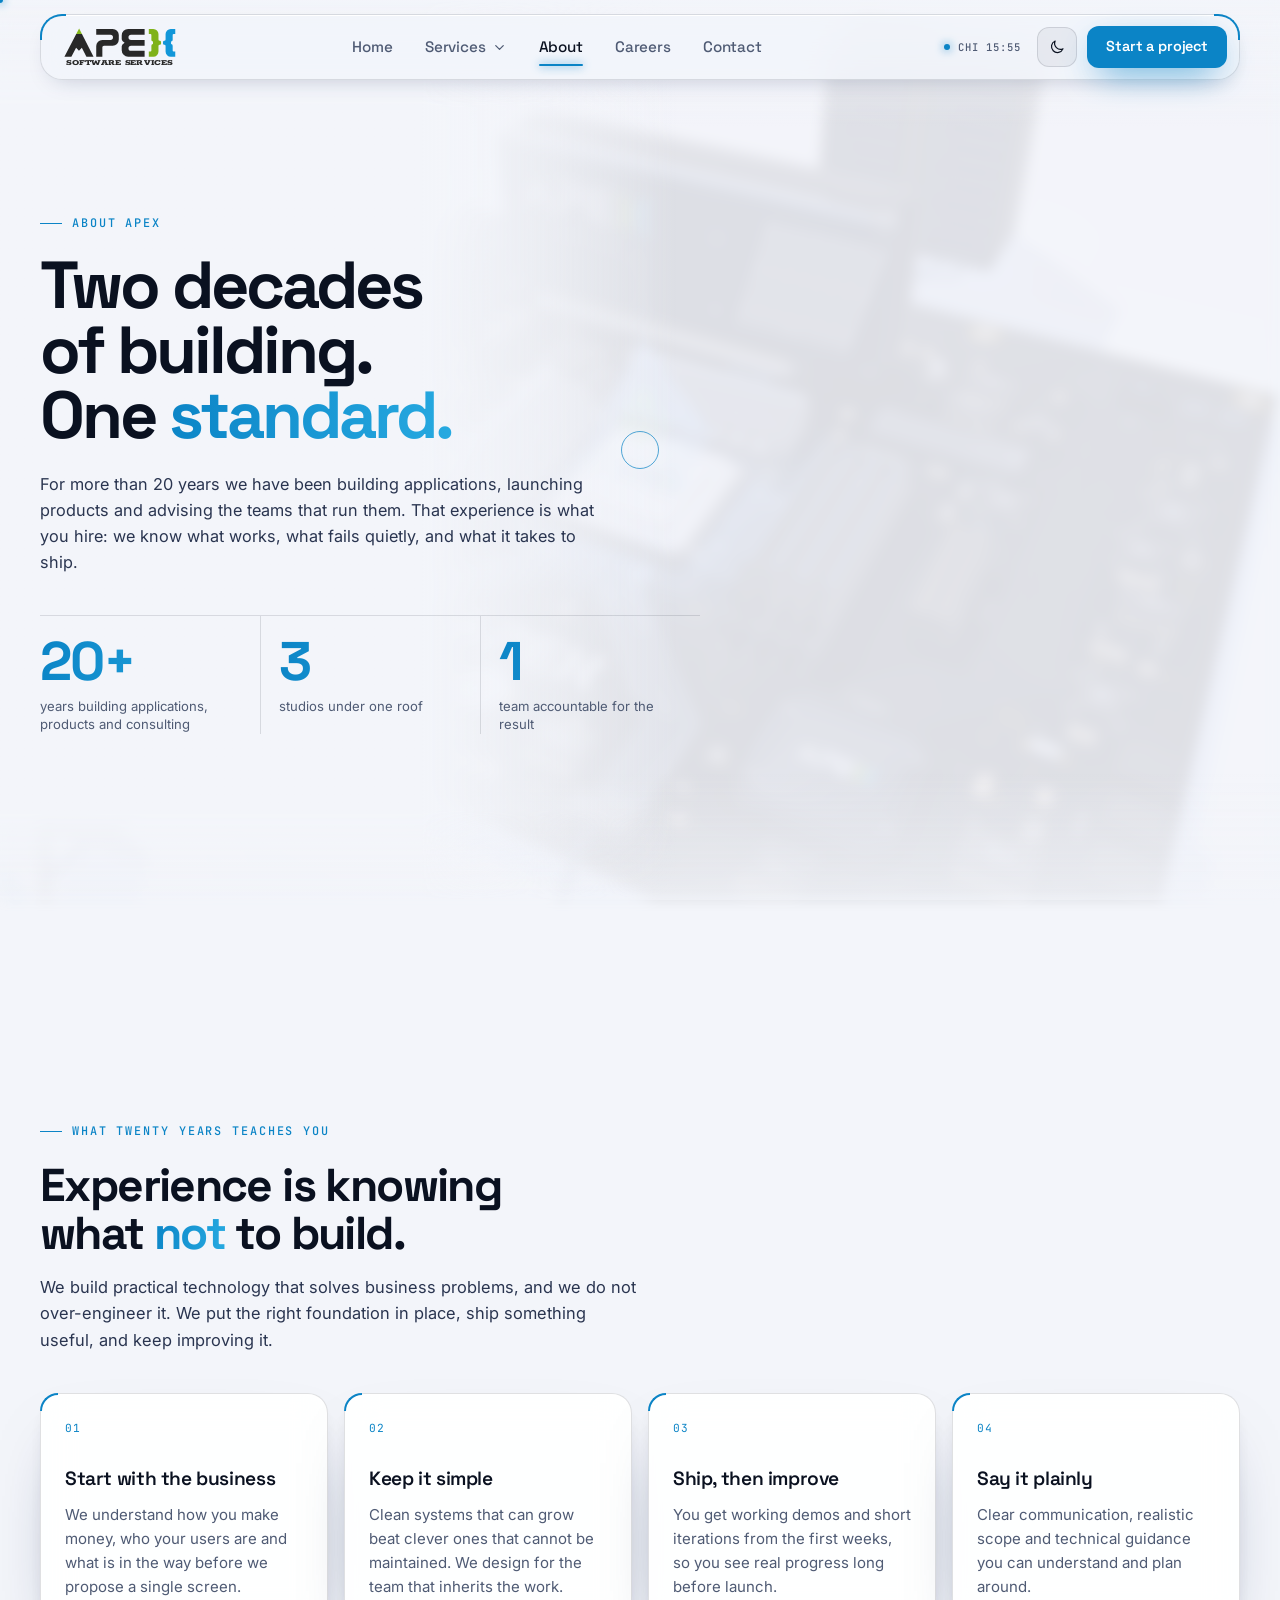
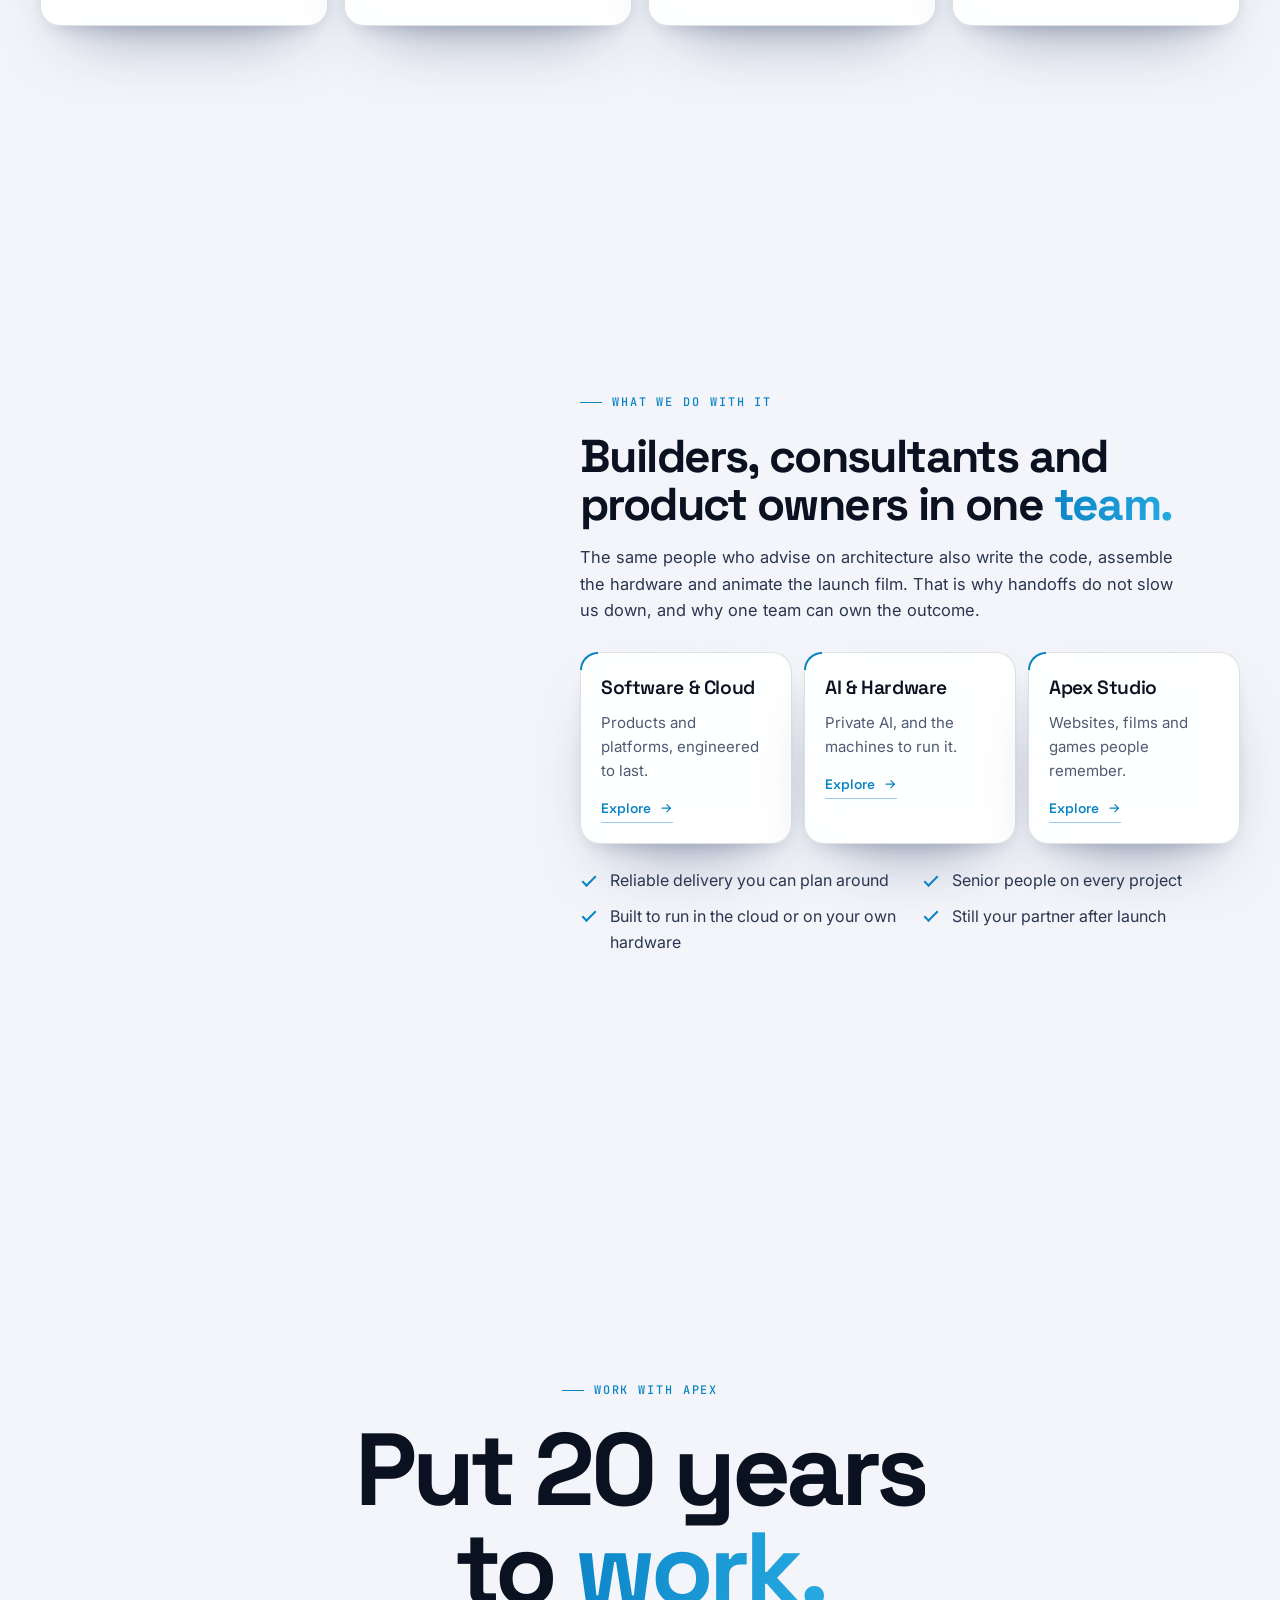
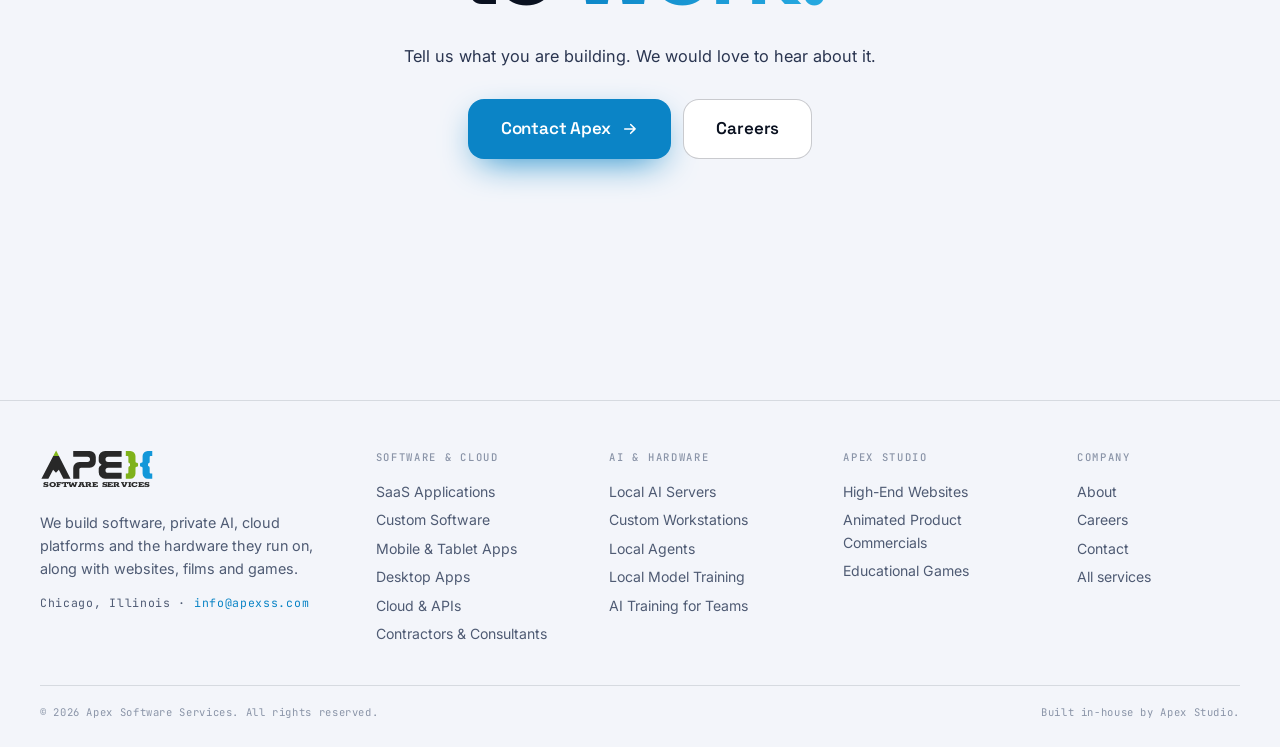
<file: about.html>
<!DOCTYPE html>
<html lang="en">
<head>
  <meta charset="UTF-8" />
  <meta name="viewport" content="width=device-width, initial-scale=1.0" />
  <!-- Google Tag Manager (analytics). The same block sits at the top of every page. -->
  <script async src="https://www.googletagmanager.com/gtm.js?id=GTM-NQJ5MPGJ"></script>
  <script>
    window.dataLayer = window.dataLayer || [];
    function gtag(){dataLayer.push(arguments);}
    gtag('js', new Date());
  </script>
  <title>About | Apex Software Services</title>
  <meta name="description" content="More than 20 years of building applications, products and consulting. About Apex Software Services." />
  <meta name="theme-color" content="#f3f5fa" />
  <link rel="icon" href="data:image/svg+xml,%3Csvg xmlns='http://www.w3.org/2000/svg' viewBox='-3 61 55 55'%3E%3Crect x='-3' y='61' width='55' height='55' rx='12' fill='%23fff'/%3E%3Cpath d='M2.2 109 20.5 74h8.9L47.3 109H36.3L29.2 95.2l-4.45 4.6-4.45-4.6L13 109z' fill='%23282828'/%3E%3Cpath d='M25 65.500 29.400 74h-8.900z' fill='%2384b81b'/%3E%3C/svg%3E" />
  <link rel="preconnect" href="https://fonts.googleapis.com">
  <link rel="preconnect" href="https://fonts.gstatic.com" crossorigin>
  <link href="https://fonts.googleapis.com/css2?family=Inter:wght@400;500;600&family=JetBrains+Mono:wght@400;500&family=Rokkitt:wght@800&family=Space+Grotesk:wght@500;600;700&display=swap" rel="stylesheet">
  <link rel="stylesheet" href="styles.css" />
  <script>
    (function (d) {
      var t = 'light';
      try { t = localStorage.getItem('apex-theme') || 'light'; } catch (e) {}
      d.dataset.theme = t === 'dark' ? 'dark' : 'light';
      if ('noModule' in HTMLScriptElement.prototype) d.classList.add('js');
    })(document.documentElement);
  </script>
  <script type="importmap">{ "imports": { "three": "./vendor/three.module.min.js", "three/addons/": "./vendor/addons/" } }</script>
</head>
<body>
  <canvas id="scene" aria-hidden="true"></canvas>
  <div class="backdrop" aria-hidden="true"></div>
  <div class="cursor-ring" aria-hidden="true"></div>
  <div class="cursor-dot" aria-hidden="true"></div>
  <div class="progress" aria-hidden="true"><i id="progress"></i></div>

  <header class="nav" id="nav">
    <div class="nav-bar">
      <a class="brand" href="index.html" aria-label="Apex Software Services home"><svg class="logo" viewBox="0 63 176 62" role="img" aria-label="Apex Software Services"><g fill="currentColor"><path d="M2.2 109 20.5 74h8.9L47.3 109H36.3L29.2 95.2l-4.45 4.6-4.45-4.6L13 109z"/><path d="M51.5 66H77a9.5 9.5 0 0 1 9.5 9.5v7A9.5 9.5 0 0 1 77 92H63.5q-2.5 0-2.5 2.5V109h-9.5V92.5A9.5 9.5 0 0 1 61 83h12.5a4 4 0 0 0 0-8h-22z"/><path d="M126.5 66H101a10 10 0 0 0-10 10v6q0 3 4.5 5.5-4.5 2.5-4.5 5.5v6a10 10 0 0 0 10 10h25.5v-9h-21a4 4 0 0 1 0-8h21v-9h-21a4 4 0 0 1 0-8h21z"/></g><path fill="#84b81b" d="M25 65.5 29.4 74h-8.9z"/><path fill="#7fb21a" d="M133 66h7a8 8 0 0 1 8 8v8.5q0 2 2 2t2 2v2q0 2-2 2t-2 2V101a8 8 0 0 1-8 8h-7v-8h2.5q1.5 0 1.5-1.5V92q0-2 2.5-2.5v-4Q137 85 137 83v-7.5q0-1.5-1.5-1.5H133z"/><path fill="#1297d9" transform="translate(307 0) scale(-1 1)" d="M133 66h7a8 8 0 0 1 8 8v8.5q0 2 2 2t2 2v2q0 2-2 2t-2 2V101a8 8 0 0 1-8 8h-7v-8h2.5q1.5 0 1.5-1.5V92q0-2 2.5-2.5v-4Q137 85 137 83v-7.5q0-1.5-1.5-1.5H133z"/><text class="logo-tag" x="88" y="122.6" text-anchor="middle" textLength="166" lengthAdjust="spacingAndGlyphs">SOFTWARE SERVICES</text></svg></a>
      <nav class="nav-links" id="navLinks" aria-label="Primary">
        <i class="nav-glider" aria-hidden="true"></i>
        <a class="nav-link" href="index.html">Home</a>
        <div class="nav-item has-mega">
          <a class="nav-link" href="services.html" id="megaBtn" aria-haspopup="true" aria-expanded="false" aria-controls="mega">Services<svg class="caret" viewBox="0 0 24 24" aria-hidden="true"><path d="m6 9 6 6 6-6"/></svg></a>
        <div class="mega" id="mega">
            <div class="mega-inner">
            <div class="mega-col" data-tone="blue" data-focus="laptop">
              <a class="mega-head" href="software.html"><svg class="mega-ico" viewBox="0 0 24 24" aria-hidden="true"><path d="m8 8-4 4 4 4M16 8l4 4-4 4M13.5 5l-3 14"/></svg><strong>Software &amp; Cloud</strong><span>Products and platforms, engineered to last.</span></a>
              <a class="mega-item" href="software.html#saas"><strong>SaaS Applications</strong><span>Subscription products, ready to sell.</span></a>
              <a class="mega-item" href="software.html#custom"><strong>Custom Software</strong><span>Portals, workflows and internal tools.</span></a>
              <a class="mega-item" href="software.html#mobile"><strong>Mobile &amp; Tablet Apps</strong><span>Apps for phones and tablets.</span></a>
              <a class="mega-item" href="software.html#desktop"><strong>Desktop Apps</strong><span>Software for your team&rsquo;s machines.</span></a>
              <a class="mega-item" href="software.html#cloud"><strong>Cloud &amp; APIs</strong><span>Secure backends, integrations, pipelines.</span></a>
              <a class="mega-item" href="software.html#ui"><strong>UI/UX &amp; Front-End</strong><span>Interfaces people enjoy using.</span></a>
              <a class="mega-item" href="software.html#modern"><strong>Modernization</strong><span>Upgrade ageing systems, safely.</span></a>
              <a class="mega-item" href="software.html#consult"><strong>Technical Consulting</strong><span>Architecture, roadmaps and reviews.</span></a>
              <a class="mega-item" href="software.html#hire"><strong>Contractors &amp; Consultants for Hire</strong><span>A team that joins yours to modernize or build.</span></a>
            </div>
            <div class="mega-col" data-tone="green" data-focus="server">
              <a class="mega-head" href="ai.html"><svg class="mega-ico" viewBox="0 0 24 24" aria-hidden="true"><rect x="7" y="7" width="10" height="10" rx="1.5"/><path d="M10 3v4M14 3v4M10 17v4M14 17v4M3 10h4M3 14h4M17 10h4M17 14h4"/><rect x="10" y="10" width="4" height="4" rx=".5"/></svg><strong>AI &amp; Hardware</strong><span>Private AI, and the machines to run it.</span></a>
              <a class="mega-item" href="ai.html#server"><strong>Local AI Servers</strong><span>On-premises AI servers, built for you.</span></a>
              <a class="mega-item" href="ai.html#workstation"><strong>Custom Workstations</strong><span>Built for design, AI or gaming.</span></a>
              <a class="mega-item" href="ai.html#agents"><strong>Local Agents</strong><span>AI agents inside your own network.</span></a>
              <a class="mega-item" href="ai.html#training"><strong>Local Model Training</strong><span>Models trained on your own data.</span></a>
              <a class="mega-item" href="ai.html#team"><strong>AI Training for Teams</strong><span>Make your people productive with AI.</span></a>
            </div>
            <div class="mega-col" data-tone="orange" data-focus="studio">
              <a class="mega-head" href="studio.html"><svg class="mega-ico" viewBox="0 0 24 24" aria-hidden="true"><rect x="3" y="5" width="18" height="14" rx="2"/><path d="m10 9.5 5 2.5-5 2.5z"/></svg><strong>Apex Studio</strong><span>Websites, films and games people remember.</span></a>
              <a class="mega-item" href="studio.html#website"><strong>High-End Websites</strong><span>Immersive, interactive sites like this.</span></a>
              <a class="mega-item" href="studio.html#film"><strong>Animated Product Commercials</strong><span>3D films that show what you make.</span></a>
              <a class="mega-item" href="studio.html#game"><strong>Educational Games</strong><span>Games that teach, for class or training.</span></a>
            </div>
              <aside class="mega-side">
                <p class="mega-kicker">Not sure where it fits?</p>
                <p>Tell us what you are trying to build. We will tell you which pieces you need and which you can skip.</p>
                <a class="btn btn-primary btn-sm" href="contact.html">Free consultation <svg class="arr" viewBox="0 0 24 24" aria-hidden="true"><path d="M5 12h14M13 6l6 6-6 6"/></svg></a>
                <a class="mega-all" href="services.html">All services <svg class="arr" viewBox="0 0 24 24" aria-hidden="true"><path d="M5 12h14M13 6l6 6-6 6"/></svg></a>
              </aside>
            </div>
          </div>
        </div>
        <a class="nav-link active" href="about.html">About</a>
        <a class="nav-link" href="careers.html">Careers</a>
        <a class="nav-link" href="contact.html">Contact</a>
      </nav>
      <div class="nav-actions">
        <span class="nav-clock" title="Local time at Apex, Chicago"><i></i><b id="clock">CHI --:--</b></span>
        <button class="theme-btn" id="themeBtn" type="button" aria-label="Switch colour mode" title="Switch colour mode">
          <svg class="sun" viewBox="0 0 24 24" aria-hidden="true"><circle cx="12" cy="12" r="4.2"/><path d="M12 2.5v2.5M12 19v2.5M2.5 12H5M19 12h2.5M5.3 5.3l1.8 1.8M16.9 16.9l1.8 1.8M5.3 18.7l1.8-1.8M16.9 7.1l1.8-1.8"/></svg>
          <svg class="moon" viewBox="0 0 24 24" aria-hidden="true"><path d="M20 14.5A8 8 0 0 1 9.5 4a8 8 0 1 0 10.5 10.5z"/></svg>
        </button>
        <a class="btn btn-primary btn-sm nav-cta" href="contact.html" data-magnetic>Start a project</a>
        <button class="menu-btn" id="menuBtn" aria-label="Toggle menu" aria-expanded="false" aria-controls="navLinks"><i></i><i></i></button>
      </div>
    </div>
  </header>
  <div class="mega-veil" aria-hidden="true"></div>

  <main>
    <section class="chapter page-hero" data-shape="skyline" data-pos="right">
      <div class="wrap">
        <div class="col col-wide">
          <p class="kicker rv" data-scramble>About Apex</p>
          <h1 class="display rv"><span class="ln"><span>Two decades</span></span><span class="ln"><span>of building.</span></span><span class="ln"><span>One <b class="glow">standard.</b></span></span></h1>
          <p class="lead rv">For more than 20 years we have been building applications, launching products and advising the teams that run them. That experience is what you hire: we know what works, what fails quietly, and what it takes to ship.</p>
          <dl class="facts facts-lg rv">
            <div><dt>20+</dt><dd>years building applications, products and consulting</dd></div>
            <div><dt>3</dt><dd>studios under one roof</dd></div>
            <div><dt>1</dt><dd>team accountable for the result</dd></div>
          </dl>
        </div>
      </div>
    </section>

    <section class="chapter" data-shape="board" data-pos="center" data-dim="0.3">
      <div class="wrap">
        <header class="head rv">
          <p class="kicker" data-scramble>What twenty years teaches you</p>
          <h2 class="title">Experience is knowing what <b class="glow">not</b> to build.</h2>
          <p class="copy">We build practical technology that solves business problems, and we do not over-engineer it. We put the right foundation in place, ship something useful, and keep improving it.</p>
        </header>
        <div class="cards four" data-stagger>
          <article class="card glass rv"><span class="num">01</span><h3>Start with the business</h3><p>We understand how you make money, who your users are and what is in the way before we propose a single screen.</p></article>
          <article class="card glass rv"><span class="num">02</span><h3>Keep it simple</h3><p>Clean systems that can grow beat clever ones that cannot be maintained. We design for the team that inherits the work.</p></article>
          <article class="card glass rv"><span class="num">03</span><h3>Ship, then improve</h3><p>You get working demos and short iterations from the first weeks, so you see real progress long before launch.</p></article>
          <article class="card glass rv"><span class="num">04</span><h3>Say it plainly</h3><p>Clear communication, realistic scope and technical guidance you can understand and plan around.</p></article>
        </div>
      </div>
    </section>

    <section class="chapter" data-shape="cpu" data-pos="left">
      <div class="wrap">
        <div class="col col-right col-wide">
          <p class="kicker rv" data-scramble>What we do with it</p>
          <h2 class="title rv">Builders, consultants and product owners in one <b class="glow">team.</b></h2>
          <p class="copy rv">The same people who advise on architecture also write the code, assemble the hardware and animate the launch film. That is why handoffs do not slow us down, and why one team can own the outcome.</p>
          <div class="trio rv" data-stagger>
            <a class="value glass" href="software.html"><h3>Software &amp; Cloud</h3><p>Products and platforms, engineered to last.</p><span class="link">Explore <svg class="arr" viewBox="0 0 24 24" aria-hidden="true"><path d="M5 12h14M13 6l6 6-6 6"/></svg></span></a>
            <a class="value glass" href="ai.html"><h3>AI &amp; Hardware</h3><p>Private AI, and the machines to run it.</p><span class="link">Explore <svg class="arr" viewBox="0 0 24 24" aria-hidden="true"><path d="M5 12h14M13 6l6 6-6 6"/></svg></span></a>
            <a class="value glass" href="studio.html"><h3>Apex Studio</h3><p>Websites, films and games people remember.</p><span class="link">Explore <svg class="arr" viewBox="0 0 24 24" aria-hidden="true"><path d="M5 12h14M13 6l6 6-6 6"/></svg></span></a>
          </div>
          <ul class="checks checks-row rv"><li>Reliable delivery you can plan around</li><li>Senior people on every project</li><li>Built to run in the cloud or on your own hardware</li><li>Still your partner after launch</li></ul>
        </div>
      </div>
    </section>

    <section class="chapter finale" id="contact" data-shape="dive" data-pos="center">
      <div class="wrap center">
        <p class="kicker rv" data-scramble>Work with Apex</p>
        <h2 class="display rv"><span class="ln"><span>Put 20 years</span></span><span class="ln"><span>to <b class="glow">work.</b></span></span></h2>
        <p class="lead rv">Tell us what you are building. We would love to hear about it.</p>
        <div class="actions rv"><a class="btn btn-primary btn-lg" href="contact.html" data-magnetic>Contact Apex <svg class="arr" viewBox="0 0 24 24" aria-hidden="true"><path d="M5 12h14M13 6l6 6-6 6"/></svg></a><a class="btn btn-ghost btn-lg" href="careers.html" data-magnetic>Careers</a></div>
      </div>
    </section>
  </main>

  <footer class="footer">
    <div class="wrap footer-grid">
      <div class="footer-brand">
        <a class="brand" href="index.html" aria-label="Apex Software Services home"><svg class="logo" viewBox="0 63 176 62" role="img" aria-label="Apex Software Services"><g fill="currentColor"><path d="M2.2 109 20.5 74h8.9L47.3 109H36.3L29.2 95.2l-4.45 4.6-4.45-4.6L13 109z"/><path d="M51.5 66H77a9.5 9.5 0 0 1 9.5 9.5v7A9.5 9.5 0 0 1 77 92H63.5q-2.5 0-2.5 2.5V109h-9.5V92.5A9.5 9.5 0 0 1 61 83h12.5a4 4 0 0 0 0-8h-22z"/><path d="M126.5 66H101a10 10 0 0 0-10 10v6q0 3 4.5 5.5-4.5 2.5-4.5 5.5v6a10 10 0 0 0 10 10h25.5v-9h-21a4 4 0 0 1 0-8h21v-9h-21a4 4 0 0 1 0-8h21z"/></g><path fill="#84b81b" d="M25 65.5 29.4 74h-8.9z"/><path fill="#7fb21a" d="M133 66h7a8 8 0 0 1 8 8v8.5q0 2 2 2t2 2v2q0 2-2 2t-2 2V101a8 8 0 0 1-8 8h-7v-8h2.5q1.5 0 1.5-1.5V92q0-2 2.5-2.5v-4Q137 85 137 83v-7.5q0-1.5-1.5-1.5H133z"/><path fill="#1297d9" transform="translate(307 0) scale(-1 1)" d="M133 66h7a8 8 0 0 1 8 8v8.5q0 2 2 2t2 2v2q0 2-2 2t-2 2V101a8 8 0 0 1-8 8h-7v-8h2.5q1.5 0 1.5-1.5V92q0-2 2.5-2.5v-4Q137 85 137 83v-7.5q0-1.5-1.5-1.5H133z"/><text class="logo-tag" x="88" y="122.6" text-anchor="middle" textLength="166" lengthAdjust="spacingAndGlyphs">SOFTWARE SERVICES</text></svg></a>
        <p>We build software, private AI, cloud platforms and the hardware they run on, along with websites, films and games.</p>
        <p class="footer-meta">Chicago, Illinois &middot; <a href="mailto:info@apexss.com">info@apexss.com</a></p>
      </div>
      <div><h4>Software &amp; Cloud</h4><a href="software.html#saas">SaaS Applications</a><a href="software.html#custom">Custom Software</a><a href="software.html#mobile">Mobile &amp; Tablet Apps</a><a href="software.html#desktop">Desktop Apps</a><a href="software.html#cloud">Cloud &amp; APIs</a><a href="software.html#hire">Contractors &amp; Consultants</a></div>
      <div><h4>AI &amp; Hardware</h4><a href="ai.html#server">Local AI Servers</a><a href="ai.html#workstation">Custom Workstations</a><a href="ai.html#agents">Local Agents</a><a href="ai.html#training">Local Model Training</a><a href="ai.html#team">AI Training for Teams</a></div>
      <div><h4>Apex Studio</h4><a href="studio.html#website">High-End Websites</a><a href="studio.html#film">Animated Product Commercials</a><a href="studio.html#game">Educational Games</a></div>
      <div><h4>Company</h4><a href="about.html">About</a><a href="careers.html">Careers</a><a href="contact.html">Contact</a><a href="services.html">All services</a></div>
    </div>
    <div class="wrap footer-base"><span>&copy; <span class="year"></span> Apex Software Services. All rights reserved.</span><span>Built in-house by Apex Studio.</span></div>
  </footer>

  <script type="module" src="js/ui.js"></script>
</body>
</html>
</file>
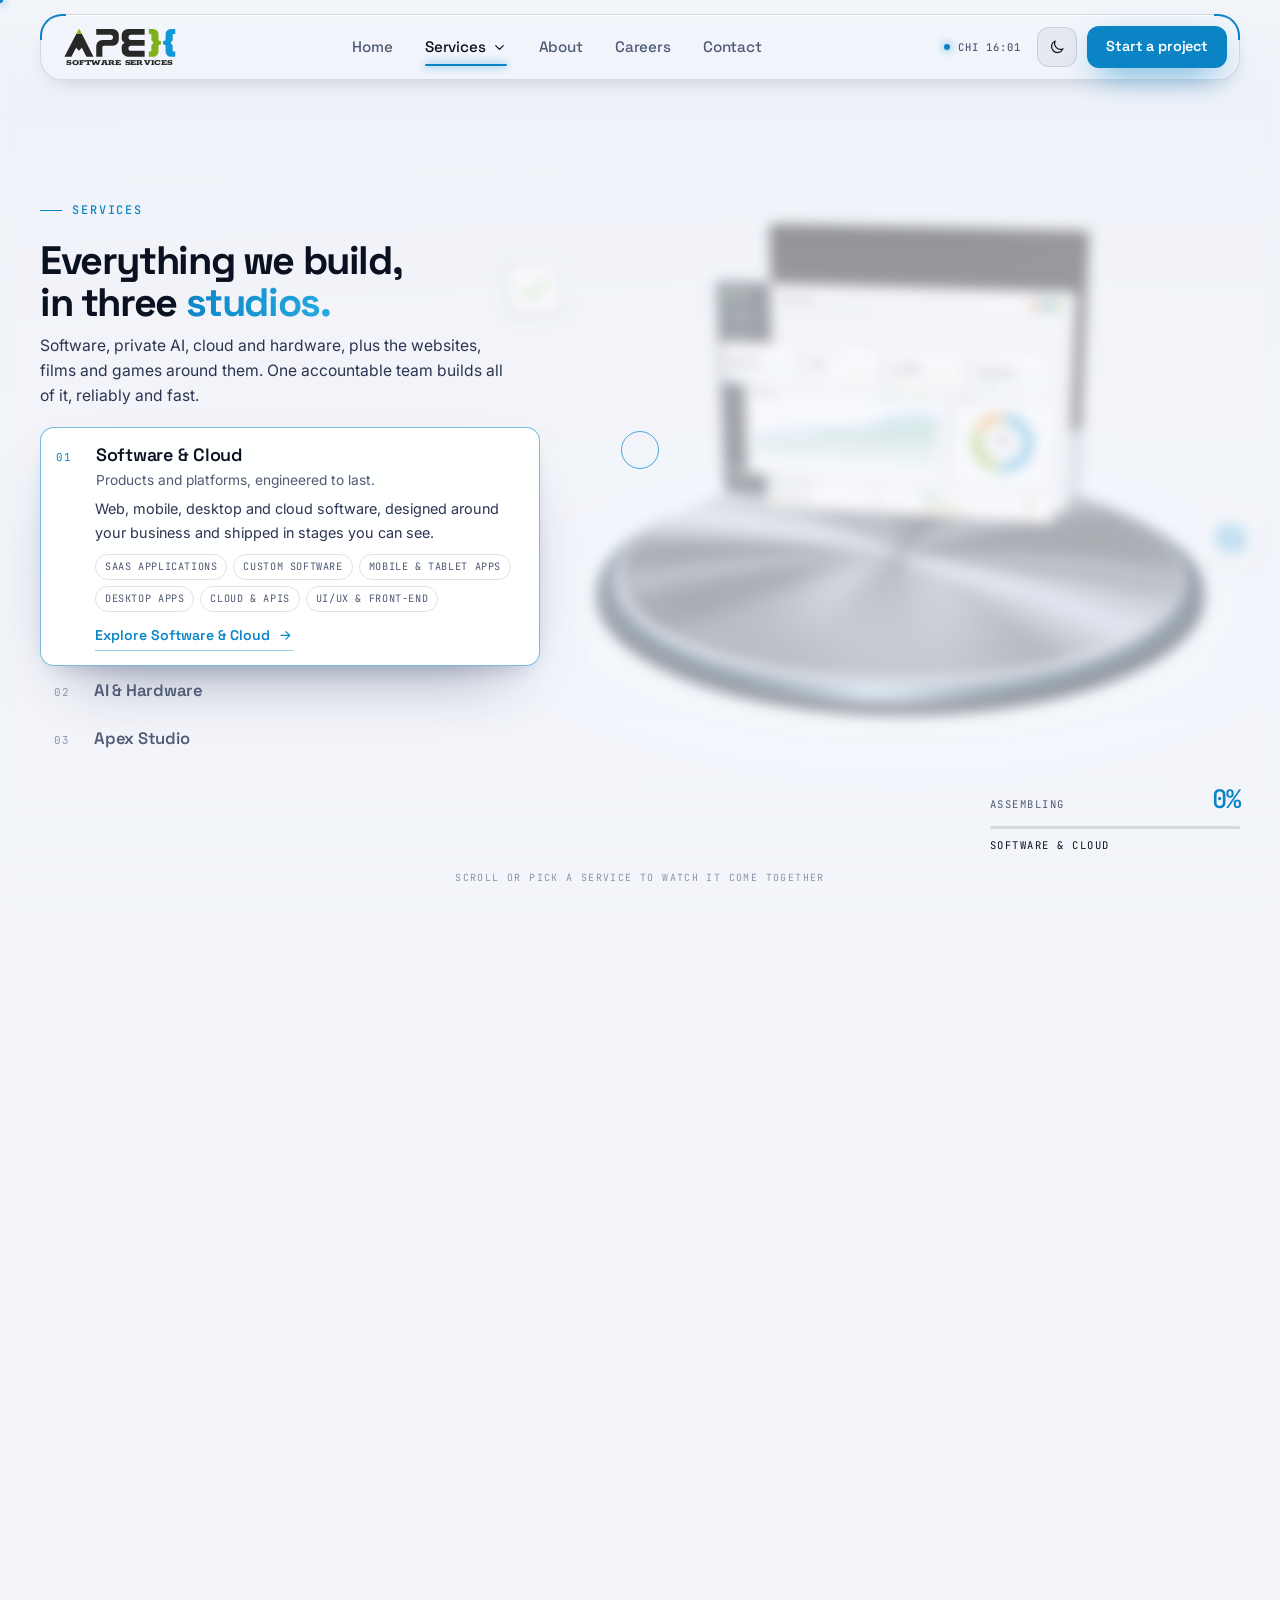
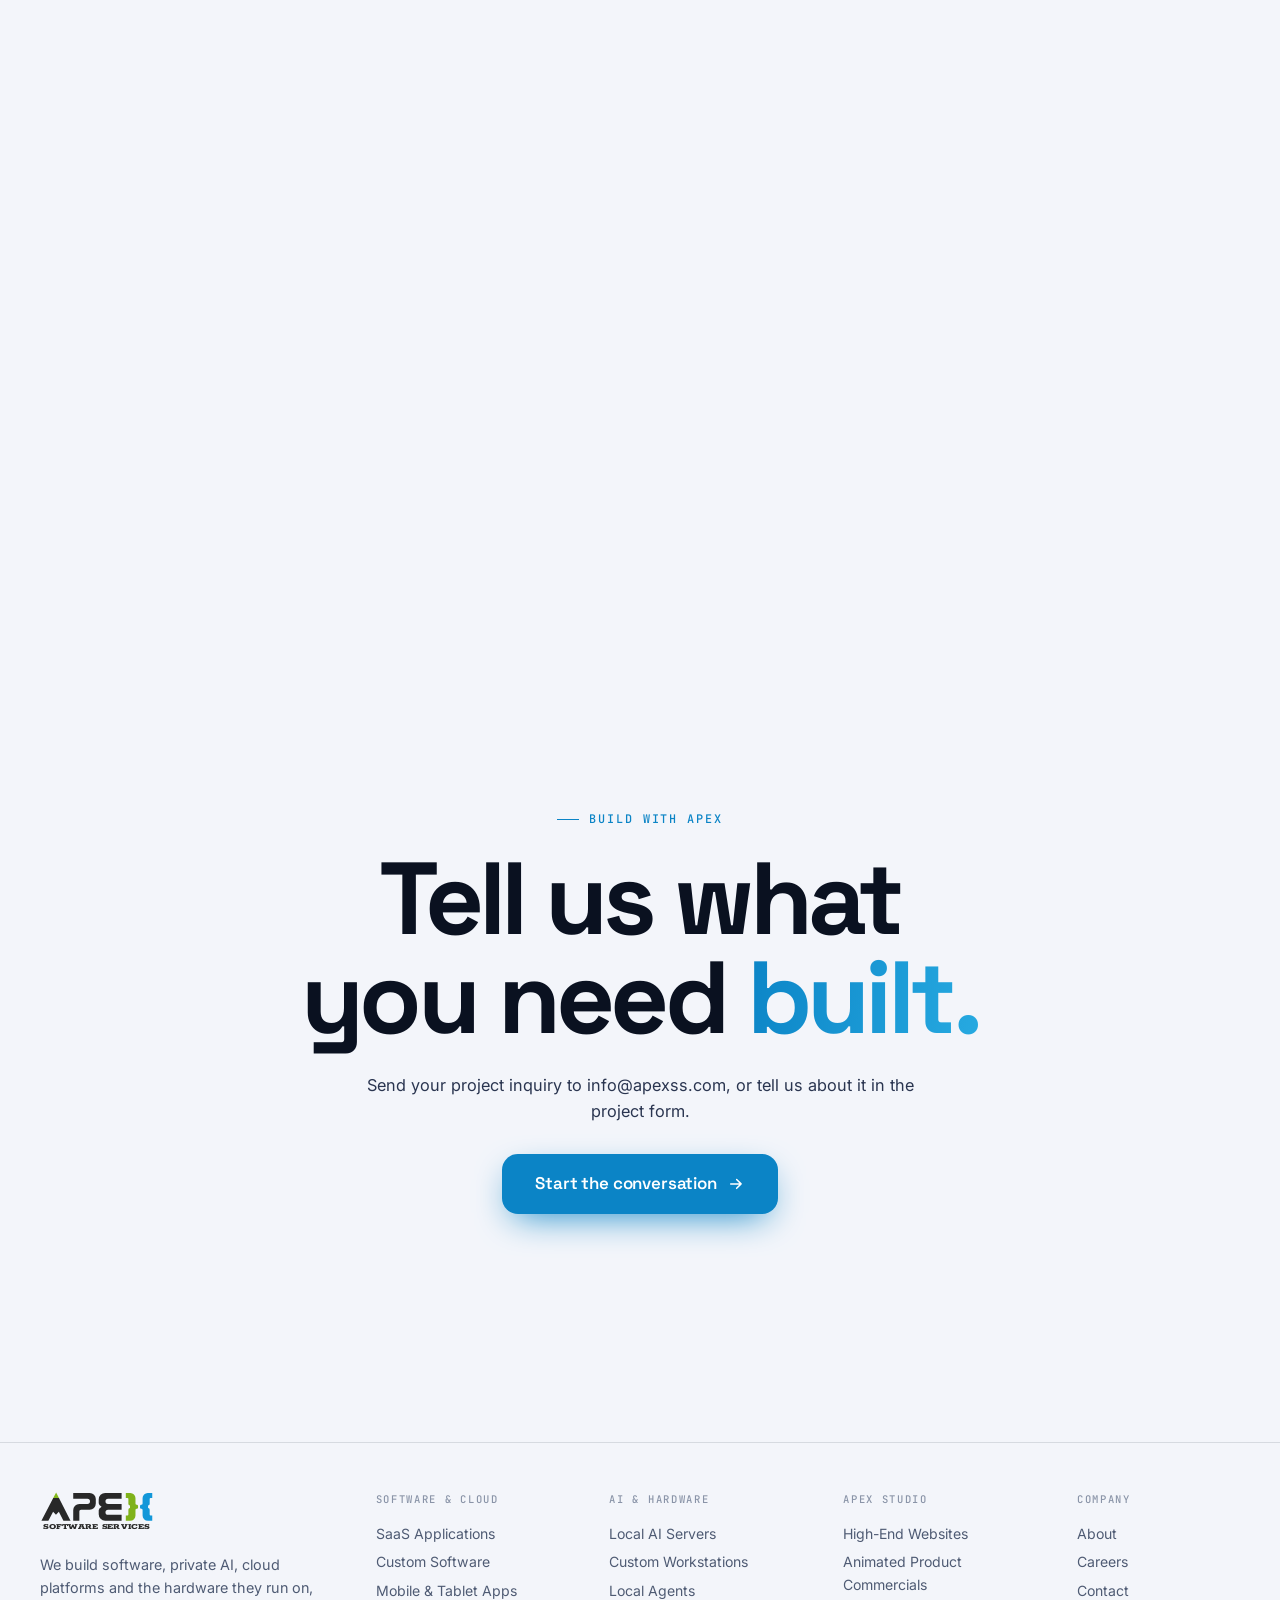
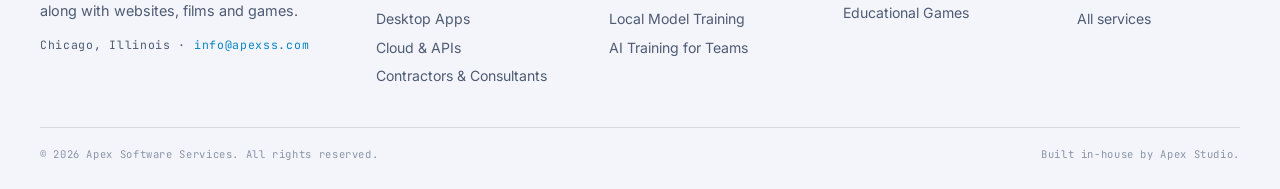
<file: services.html>
<!DOCTYPE html>
<html lang="en">
<head>
  <meta charset="UTF-8" />
  <meta name="viewport" content="width=device-width, initial-scale=1.0" />
  <!-- Google Tag Manager (analytics). The same block sits at the top of every page. -->
  <script async src="https://www.googletagmanager.com/gtm.js?id=GTM-NQJ5MPGJ"></script>
  <script>
    window.dataLayer = window.dataLayer || [];
    function gtag(){dataLayer.push(arguments);}
    gtag('js', new Date());
  </script>
  <title>Services | Apex Software Services</title>
  <meta name="description" content="Software and cloud, AI and hardware, and Apex Studio: everything Apex Software Services builds." />
  <meta name="theme-color" content="#f3f5fa" />
  <link rel="icon" href="data:image/svg+xml,%3Csvg xmlns='http://www.w3.org/2000/svg' viewBox='-3 61 55 55'%3E%3Crect x='-3' y='61' width='55' height='55' rx='12' fill='%23fff'/%3E%3Cpath d='M2.2 109 20.5 74h8.9L47.3 109H36.3L29.2 95.2l-4.45 4.6-4.45-4.6L13 109z' fill='%23282828'/%3E%3Cpath d='M25 65.500 29.400 74h-8.900z' fill='%2384b81b'/%3E%3C/svg%3E" />
  <link rel="preconnect" href="https://fonts.googleapis.com">
  <link rel="preconnect" href="https://fonts.gstatic.com" crossorigin>
  <link href="https://fonts.googleapis.com/css2?family=Inter:wght@400;500;600&family=JetBrains+Mono:wght@400;500&family=Rokkitt:wght@800&family=Space+Grotesk:wght@500;600;700&display=swap" rel="stylesheet">
  <link rel="stylesheet" href="styles.css" />
  <script>
    (function (d) {
      var t = 'light';
      try { t = localStorage.getItem('apex-theme') || 'light'; } catch (e) {}
      d.dataset.theme = t === 'dark' ? 'dark' : 'light';
      if ('noModule' in HTMLScriptElement.prototype) d.classList.add('js');
    })(document.documentElement);
  </script>
  <script type="importmap">{ "imports": { "three": "./vendor/three.module.min.js", "three/addons/": "./vendor/addons/" } }</script>
</head>
<body>
  <canvas id="scene" aria-hidden="true"></canvas>
  <div class="backdrop" aria-hidden="true"></div>
  <div class="cursor-ring" aria-hidden="true"></div>
  <div class="cursor-dot" aria-hidden="true"></div>
  <div class="progress" aria-hidden="true"><i id="progress"></i></div>

  <header class="nav" id="nav">
    <div class="nav-bar">
      <a class="brand" href="index.html" aria-label="Apex Software Services home"><svg class="logo" viewBox="0 63 176 62" role="img" aria-label="Apex Software Services"><g fill="currentColor"><path d="M2.2 109 20.5 74h8.9L47.3 109H36.3L29.2 95.2l-4.45 4.6-4.45-4.6L13 109z"/><path d="M51.5 66H77a9.5 9.5 0 0 1 9.5 9.5v7A9.5 9.5 0 0 1 77 92H63.5q-2.5 0-2.5 2.5V109h-9.5V92.5A9.5 9.5 0 0 1 61 83h12.5a4 4 0 0 0 0-8h-22z"/><path d="M126.5 66H101a10 10 0 0 0-10 10v6q0 3 4.5 5.5-4.5 2.5-4.5 5.5v6a10 10 0 0 0 10 10h25.5v-9h-21a4 4 0 0 1 0-8h21v-9h-21a4 4 0 0 1 0-8h21z"/></g><path fill="#84b81b" d="M25 65.5 29.4 74h-8.9z"/><path fill="#7fb21a" d="M133 66h7a8 8 0 0 1 8 8v8.5q0 2 2 2t2 2v2q0 2-2 2t-2 2V101a8 8 0 0 1-8 8h-7v-8h2.5q1.5 0 1.5-1.5V92q0-2 2.5-2.5v-4Q137 85 137 83v-7.5q0-1.5-1.5-1.5H133z"/><path fill="#1297d9" transform="translate(307 0) scale(-1 1)" d="M133 66h7a8 8 0 0 1 8 8v8.5q0 2 2 2t2 2v2q0 2-2 2t-2 2V101a8 8 0 0 1-8 8h-7v-8h2.5q1.5 0 1.5-1.5V92q0-2 2.5-2.5v-4Q137 85 137 83v-7.5q0-1.5-1.5-1.5H133z"/><text class="logo-tag" x="88" y="122.6" text-anchor="middle" textLength="166" lengthAdjust="spacingAndGlyphs">SOFTWARE SERVICES</text></svg></a>
      <nav class="nav-links" id="navLinks" aria-label="Primary">
        <i class="nav-glider" aria-hidden="true"></i>
        <a class="nav-link" href="index.html">Home</a>
        <div class="nav-item has-mega">
          <a class="nav-link active" href="services.html" id="megaBtn" aria-haspopup="true" aria-expanded="false" aria-controls="mega">Services<svg class="caret" viewBox="0 0 24 24" aria-hidden="true"><path d="m6 9 6 6 6-6"/></svg></a>
        <div class="mega" id="mega">
            <div class="mega-inner">
            <div class="mega-col" data-tone="blue" data-focus="laptop">
              <a class="mega-head" href="software.html"><svg class="mega-ico" viewBox="0 0 24 24" aria-hidden="true"><path d="m8 8-4 4 4 4M16 8l4 4-4 4M13.5 5l-3 14"/></svg><strong>Software &amp; Cloud</strong><span>Products and platforms, engineered to last.</span></a>
              <a class="mega-item" href="software.html#saas"><strong>SaaS Applications</strong><span>Subscription products, ready to sell.</span></a>
              <a class="mega-item" href="software.html#custom"><strong>Custom Software</strong><span>Portals, workflows and internal tools.</span></a>
              <a class="mega-item" href="software.html#mobile"><strong>Mobile &amp; Tablet Apps</strong><span>Apps for phones and tablets.</span></a>
              <a class="mega-item" href="software.html#desktop"><strong>Desktop Apps</strong><span>Software for your team&rsquo;s machines.</span></a>
              <a class="mega-item" href="software.html#cloud"><strong>Cloud &amp; APIs</strong><span>Secure backends, integrations, pipelines.</span></a>
              <a class="mega-item" href="software.html#ui"><strong>UI/UX &amp; Front-End</strong><span>Interfaces people enjoy using.</span></a>
              <a class="mega-item" href="software.html#modern"><strong>Modernization</strong><span>Upgrade ageing systems, safely.</span></a>
              <a class="mega-item" href="software.html#consult"><strong>Technical Consulting</strong><span>Architecture, roadmaps and reviews.</span></a>
              <a class="mega-item" href="software.html#hire"><strong>Contractors &amp; Consultants for Hire</strong><span>A team that joins yours to modernize or build.</span></a>
            </div>
            <div class="mega-col" data-tone="green" data-focus="server">
              <a class="mega-head" href="ai.html"><svg class="mega-ico" viewBox="0 0 24 24" aria-hidden="true"><rect x="7" y="7" width="10" height="10" rx="1.5"/><path d="M10 3v4M14 3v4M10 17v4M14 17v4M3 10h4M3 14h4M17 10h4M17 14h4"/><rect x="10" y="10" width="4" height="4" rx=".5"/></svg><strong>AI &amp; Hardware</strong><span>Private AI, and the machines to run it.</span></a>
              <a class="mega-item" href="ai.html#server"><strong>Local AI Servers</strong><span>On-premises AI servers, built for you.</span></a>
              <a class="mega-item" href="ai.html#workstation"><strong>Custom Workstations</strong><span>Built for design, AI or gaming.</span></a>
              <a class="mega-item" href="ai.html#agents"><strong>Local Agents</strong><span>AI agents inside your own network.</span></a>
              <a class="mega-item" href="ai.html#training"><strong>Local Model Training</strong><span>Models trained on your own data.</span></a>
              <a class="mega-item" href="ai.html#team"><strong>AI Training for Teams</strong><span>Make your people productive with AI.</span></a>
            </div>
            <div class="mega-col" data-tone="orange" data-focus="studio">
              <a class="mega-head" href="studio.html"><svg class="mega-ico" viewBox="0 0 24 24" aria-hidden="true"><rect x="3" y="5" width="18" height="14" rx="2"/><path d="m10 9.5 5 2.5-5 2.5z"/></svg><strong>Apex Studio</strong><span>Websites, films and games people remember.</span></a>
              <a class="mega-item" href="studio.html#website"><strong>High-End Websites</strong><span>Immersive, interactive sites like this.</span></a>
              <a class="mega-item" href="studio.html#film"><strong>Animated Product Commercials</strong><span>3D films that show what you make.</span></a>
              <a class="mega-item" href="studio.html#game"><strong>Educational Games</strong><span>Games that teach, for class or training.</span></a>
            </div>
              <aside class="mega-side">
                <p class="mega-kicker">Not sure where it fits?</p>
                <p>Tell us what you are trying to build. We will tell you which pieces you need and which you can skip.</p>
                <a class="btn btn-primary btn-sm" href="contact.html">Free consultation <svg class="arr" viewBox="0 0 24 24" aria-hidden="true"><path d="M5 12h14M13 6l6 6-6 6"/></svg></a>
                <a class="mega-all" href="services.html">All services <svg class="arr" viewBox="0 0 24 24" aria-hidden="true"><path d="M5 12h14M13 6l6 6-6 6"/></svg></a>
              </aside>
            </div>
          </div>
        </div>
        <a class="nav-link" href="about.html">About</a>
        <a class="nav-link" href="careers.html">Careers</a>
        <a class="nav-link" href="contact.html">Contact</a>
      </nav>
      <div class="nav-actions">
        <span class="nav-clock" title="Local time at Apex, Chicago"><i></i><b id="clock">CHI --:--</b></span>
        <button class="theme-btn" id="themeBtn" type="button" aria-label="Switch colour mode" title="Switch colour mode">
          <svg class="sun" viewBox="0 0 24 24" aria-hidden="true"><circle cx="12" cy="12" r="4.2"/><path d="M12 2.5v2.5M12 19v2.5M2.5 12H5M19 12h2.5M5.3 5.3l1.8 1.8M16.9 16.9l1.8 1.8M5.3 18.7l1.8-1.8M16.9 7.1l1.8-1.8"/></svg>
          <svg class="moon" viewBox="0 0 24 24" aria-hidden="true"><path d="M20 14.5A8 8 0 0 1 9.5 4a8 8 0 1 0 10.5 10.5z"/></svg>
        </button>
        <a class="btn btn-primary btn-sm nav-cta" href="contact.html" data-magnetic>Start a project</a>
        <button class="menu-btn" id="menuBtn" aria-label="Toggle menu" aria-expanded="false" aria-controls="navLinks"><i></i><i></i></button>
      </div>
    </div>
  </header>
  <div class="mega-veil" aria-hidden="true"></div>

  <main>
    <section class="chapter explorer" id="services" data-shape="forge" data-pos="right" data-raise="true" data-seg="46">
      <div class="explorer-pin">
        <div class="wrap explorer-wrap">
          <div class="explorer-copy">
            <p class="kicker" data-scramble>Services</p>
            <h1 class="title">Everything we build, in three <b class="glow">studios.</b></h1>
            <p class="copy">Software, private AI, cloud and hardware, plus the websites, films and games around them. One accountable team builds all of it, reliably and fast.</p>
            <ol class="svc-list">
            <li class="svc" id="saas" data-build="saas" data-tone="blue">
              <button class="svc-head" type="button"><span class="svc-n">01</span><span class="svc-t">Software &amp; Cloud</span><span class="svc-s">Products and platforms, engineered to last.</span></button>
              <div class="svc-body"><p>Web, mobile, desktop and cloud software, designed around your business and shipped in stages you can see.</p><ul class="tags"><li>SaaS Applications</li><li>Custom Software</li><li>Mobile &amp; Tablet Apps</li><li>Desktop Apps</li><li>Cloud &amp; APIs</li><li>UI/UX &amp; Front-End</li></ul><a class="link" href="software.html">Explore Software &amp; Cloud <svg class="arr" viewBox="0 0 24 24" aria-hidden="true"><path d="M5 12h14M13 6l6 6-6 6"/></svg></a></div>
            </li>
            <li class="svc" id="workstation" data-build="workstation" data-tone="green">
              <button class="svc-head" type="button"><span class="svc-n">02</span><span class="svc-t">AI &amp; Hardware</span><span class="svc-s">Private AI, and the machines to run it.</span></button>
              <div class="svc-body"><p>We build the servers and workstations, deploy the agents, train the models and train your people, so AI works inside your business on hardware you own.</p><ul class="tags"><li>Local AI Servers</li><li>Custom Workstations</li><li>Local Agents</li><li>Local Model Training</li><li>AI Training for Teams</li></ul><a class="link" href="ai.html">Explore AI &amp; Hardware <svg class="arr" viewBox="0 0 24 24" aria-hidden="true"><path d="M5 12h14M13 6l6 6-6 6"/></svg></a></div>
            </li>
            <li class="svc" id="website" data-build="website" data-tone="orange">
              <button class="svc-head" type="button"><span class="svc-n">03</span><span class="svc-t">Apex Studio</span><span class="svc-s">Websites, films and games people remember.</span></button>
              <div class="svc-body"><p>The things your customers see first, built by the same engineers who write our software, so what looks good also loads fast and works everywhere.</p><ul class="tags"><li>High-End Websites</li><li>Animated Product Commercials</li><li>Educational Games</li></ul><a class="link" href="studio.html">Explore Apex Studio <svg class="arr" viewBox="0 0 24 24" aria-hidden="true"><path d="M5 12h14M13 6l6 6-6 6"/></svg></a></div>
            </li>
            </ol>
          </div>
          <aside class="spec glass" aria-live="polite">
            <div class="asm-row"><span>Assembling</span><b class="asm-pct">0%</b></div>
            <div class="asm-bar"><i></i></div>
            <h3 class="spec-title" id="specTitle"></h3>
            <div class="spec-body" id="specBody"></div>
          </aside>
        </div>
        <div class="asm" aria-hidden="true">
          <div class="asm-row"><span>Assembling</span><b class="asm-pct">0%</b></div>
          <div class="asm-bar"><i></i></div>
          <em class="asm-name"></em>
        </div>
        <p class="explorer-hint" aria-hidden="true">Scroll or pick a service to watch it come together</p>
      </div>
    </section>

    <section class="chapter finale" id="contact" data-shape="dive" data-pos="center">
      <div class="wrap center">
        <p class="kicker rv" data-scramble>Build with Apex</p>
        <h2 class="display rv"><span class="ln"><span>Tell us what</span></span><span class="ln"><span>you need <b class="glow">built.</b></span></span></h2>
        <p class="lead rv">Send your project inquiry to info@apexss.com, or tell us about it in the project form.</p>
        <div class="actions rv"><a class="btn btn-primary btn-lg" href="contact.html" data-magnetic>Start the conversation <svg class="arr" viewBox="0 0 24 24" aria-hidden="true"><path d="M5 12h14M13 6l6 6-6 6"/></svg></a></div>
      </div>
    </section>
  </main>

  <footer class="footer">
    <div class="wrap footer-grid">
      <div class="footer-brand">
        <a class="brand" href="index.html" aria-label="Apex Software Services home"><svg class="logo" viewBox="0 63 176 62" role="img" aria-label="Apex Software Services"><g fill="currentColor"><path d="M2.2 109 20.5 74h8.9L47.3 109H36.3L29.2 95.2l-4.45 4.6-4.45-4.6L13 109z"/><path d="M51.5 66H77a9.5 9.5 0 0 1 9.5 9.5v7A9.5 9.5 0 0 1 77 92H63.5q-2.5 0-2.5 2.5V109h-9.5V92.5A9.5 9.5 0 0 1 61 83h12.5a4 4 0 0 0 0-8h-22z"/><path d="M126.5 66H101a10 10 0 0 0-10 10v6q0 3 4.5 5.5-4.5 2.5-4.5 5.5v6a10 10 0 0 0 10 10h25.5v-9h-21a4 4 0 0 1 0-8h21v-9h-21a4 4 0 0 1 0-8h21z"/></g><path fill="#84b81b" d="M25 65.5 29.4 74h-8.9z"/><path fill="#7fb21a" d="M133 66h7a8 8 0 0 1 8 8v8.5q0 2 2 2t2 2v2q0 2-2 2t-2 2V101a8 8 0 0 1-8 8h-7v-8h2.5q1.5 0 1.5-1.5V92q0-2 2.5-2.5v-4Q137 85 137 83v-7.5q0-1.5-1.5-1.5H133z"/><path fill="#1297d9" transform="translate(307 0) scale(-1 1)" d="M133 66h7a8 8 0 0 1 8 8v8.5q0 2 2 2t2 2v2q0 2-2 2t-2 2V101a8 8 0 0 1-8 8h-7v-8h2.5q1.5 0 1.5-1.5V92q0-2 2.5-2.5v-4Q137 85 137 83v-7.5q0-1.5-1.5-1.5H133z"/><text class="logo-tag" x="88" y="122.6" text-anchor="middle" textLength="166" lengthAdjust="spacingAndGlyphs">SOFTWARE SERVICES</text></svg></a>
        <p>We build software, private AI, cloud platforms and the hardware they run on, along with websites, films and games.</p>
        <p class="footer-meta">Chicago, Illinois &middot; <a href="mailto:info@apexss.com">info@apexss.com</a></p>
      </div>
      <div><h4>Software &amp; Cloud</h4><a href="software.html#saas">SaaS Applications</a><a href="software.html#custom">Custom Software</a><a href="software.html#mobile">Mobile &amp; Tablet Apps</a><a href="software.html#desktop">Desktop Apps</a><a href="software.html#cloud">Cloud &amp; APIs</a><a href="software.html#hire">Contractors &amp; Consultants</a></div>
      <div><h4>AI &amp; Hardware</h4><a href="ai.html#server">Local AI Servers</a><a href="ai.html#workstation">Custom Workstations</a><a href="ai.html#agents">Local Agents</a><a href="ai.html#training">Local Model Training</a><a href="ai.html#team">AI Training for Teams</a></div>
      <div><h4>Apex Studio</h4><a href="studio.html#website">High-End Websites</a><a href="studio.html#film">Animated Product Commercials</a><a href="studio.html#game">Educational Games</a></div>
      <div><h4>Company</h4><a href="about.html">About</a><a href="careers.html">Careers</a><a href="contact.html">Contact</a><a href="services.html">All services</a></div>
    </div>
    <div class="wrap footer-base"><span>&copy; <span class="year"></span> Apex Software Services. All rights reserved.</span><span>Built in-house by Apex Studio.</span></div>
  </footer>

  <script type="module" src="js/ui.js"></script>
</body>
</html>
</file>
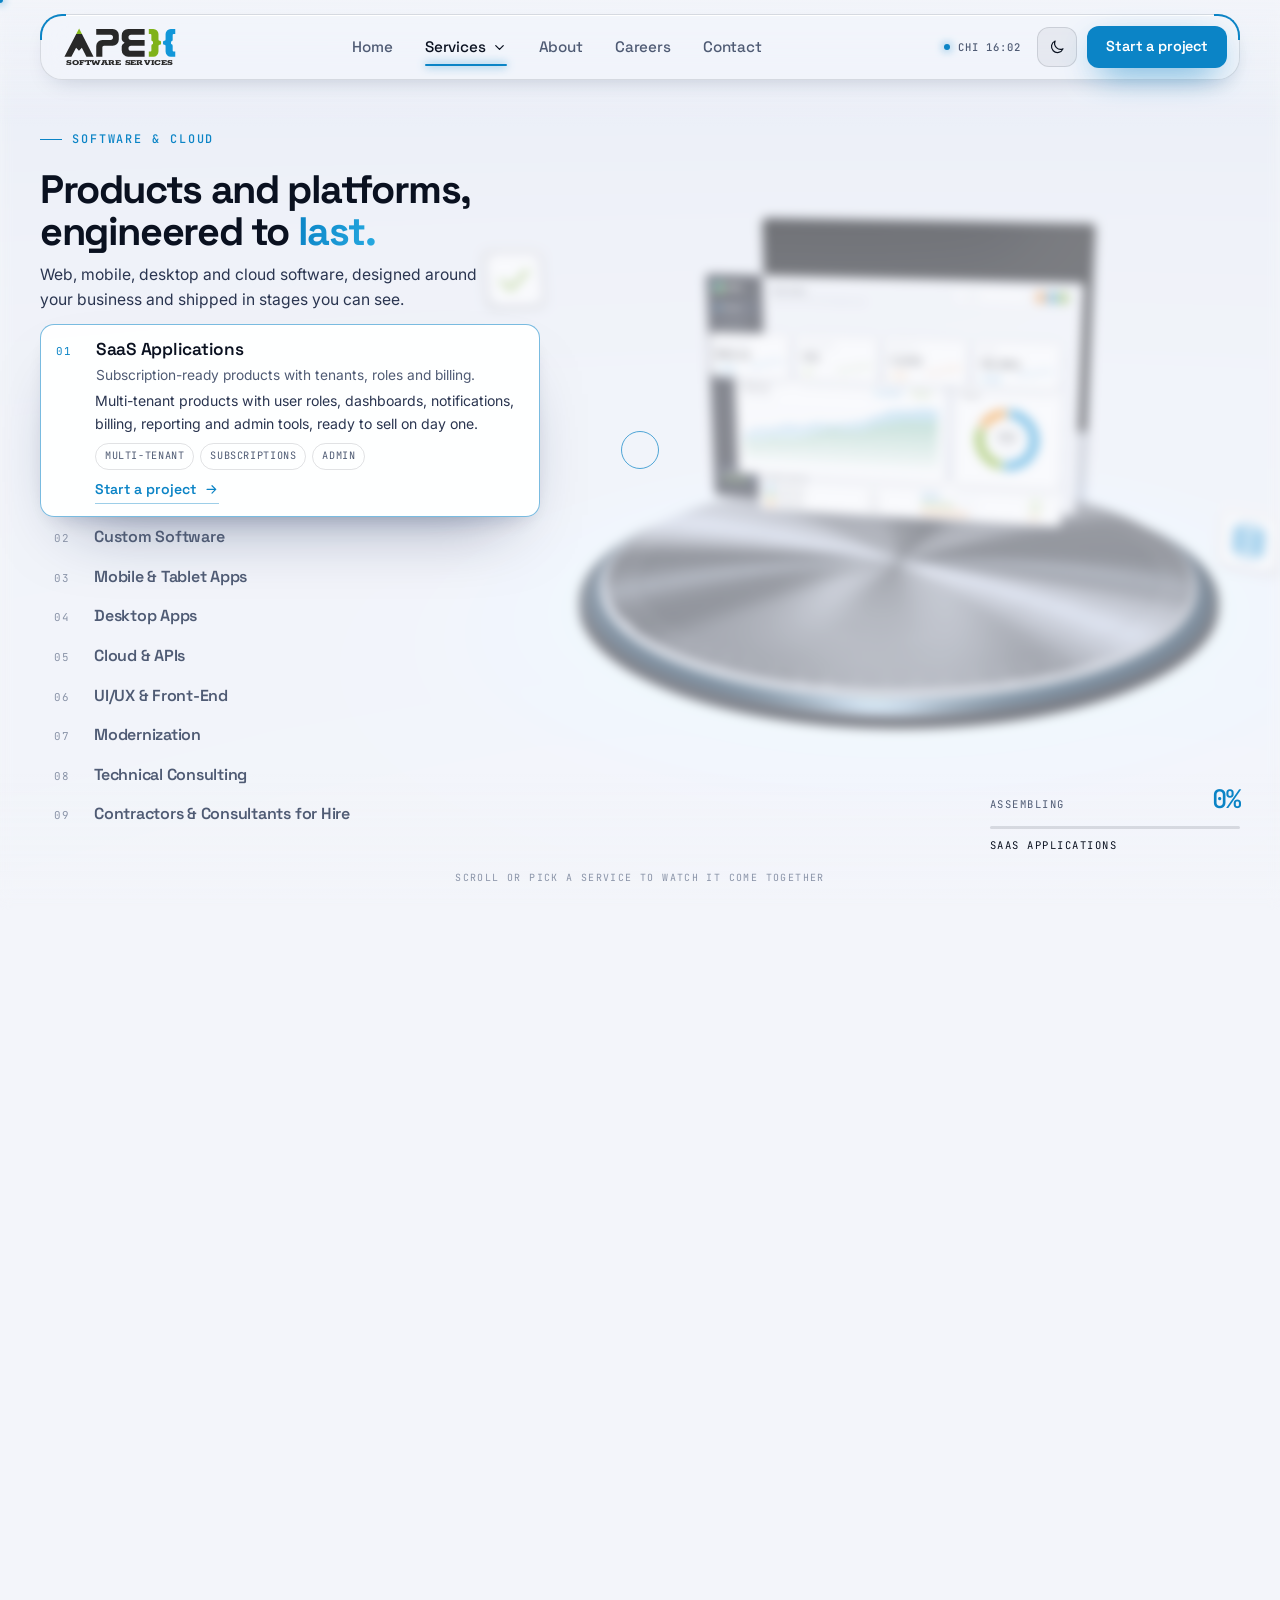
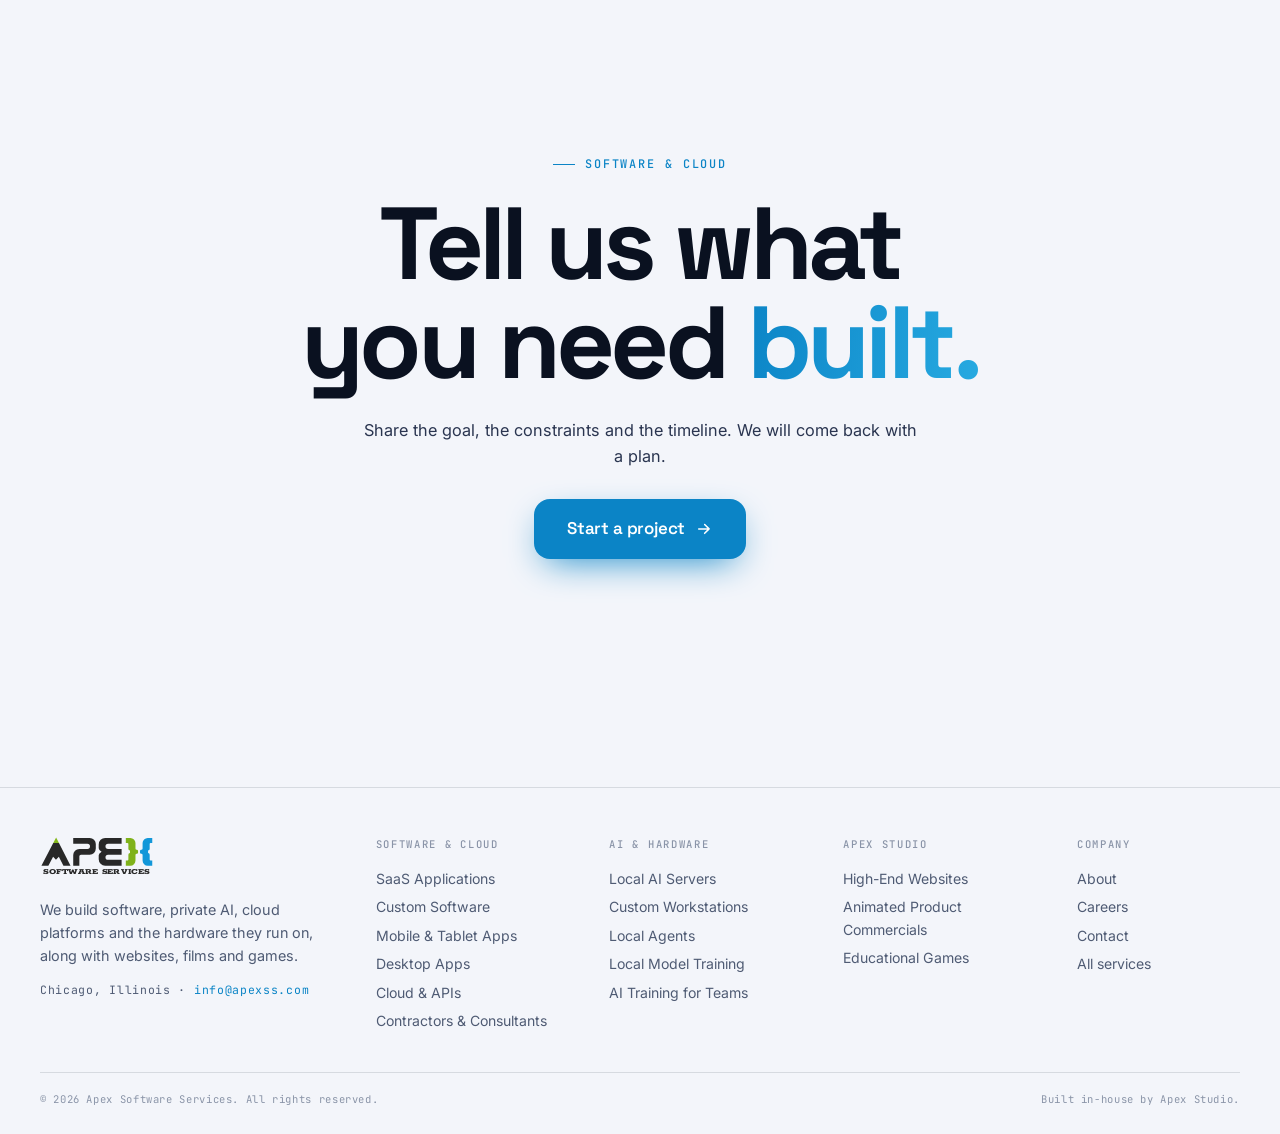
<file: software.html>
<!DOCTYPE html>
<html lang="en">
<head>
  <meta charset="UTF-8" />
  <meta name="viewport" content="width=device-width, initial-scale=1.0" />
  <!-- Google Tag Manager (analytics). The same block sits at the top of every page. -->
  <script async src="https://www.googletagmanager.com/gtm.js?id=GTM-NQJ5MPGJ"></script>
  <script>
    window.dataLayer = window.dataLayer || [];
    function gtag(){dataLayer.push(arguments);}
    gtag('js', new Date());
  </script>
  <title>Software &amp; Cloud | Apex Software Services</title>
  <meta name="description" content="SaaS applications, custom software, mobile and tablet apps, desktop apps, cloud and APIs, UI/UX, modernization, consulting, and contractors and consultants for hire." />
  <meta name="theme-color" content="#f3f5fa" />
  <link rel="icon" href="data:image/svg+xml,%3Csvg xmlns='http://www.w3.org/2000/svg' viewBox='-3 61 55 55'%3E%3Crect x='-3' y='61' width='55' height='55' rx='12' fill='%23fff'/%3E%3Cpath d='M2.2 109 20.5 74h8.9L47.3 109H36.3L29.2 95.2l-4.45 4.6-4.45-4.6L13 109z' fill='%23282828'/%3E%3Cpath d='M25 65.500 29.400 74h-8.900z' fill='%2384b81b'/%3E%3C/svg%3E" />
  <link rel="preconnect" href="https://fonts.googleapis.com">
  <link rel="preconnect" href="https://fonts.gstatic.com" crossorigin>
  <link href="https://fonts.googleapis.com/css2?family=Inter:wght@400;500;600&family=JetBrains+Mono:wght@400;500&family=Rokkitt:wght@800&family=Space+Grotesk:wght@500;600;700&display=swap" rel="stylesheet">
  <link rel="stylesheet" href="styles.css" />
  <script>
    (function (d) {
      var t = 'light';
      try { t = localStorage.getItem('apex-theme') || 'light'; } catch (e) {}
      d.dataset.theme = t === 'dark' ? 'dark' : 'light';
      if ('noModule' in HTMLScriptElement.prototype) d.classList.add('js');
    })(document.documentElement);
  </script>
  <script type="importmap">{ "imports": { "three": "./vendor/three.module.min.js", "three/addons/": "./vendor/addons/" } }</script>
</head>
<body>
  <canvas id="scene" aria-hidden="true"></canvas>
  <div class="backdrop" aria-hidden="true"></div>
  <div class="cursor-ring" aria-hidden="true"></div>
  <div class="cursor-dot" aria-hidden="true"></div>
  <div class="progress" aria-hidden="true"><i id="progress"></i></div>

  <header class="nav" id="nav">
    <div class="nav-bar">
      <a class="brand" href="index.html" aria-label="Apex Software Services home"><svg class="logo" viewBox="0 63 176 62" role="img" aria-label="Apex Software Services"><g fill="currentColor"><path d="M2.2 109 20.5 74h8.9L47.3 109H36.3L29.2 95.2l-4.45 4.6-4.45-4.6L13 109z"/><path d="M51.5 66H77a9.5 9.5 0 0 1 9.5 9.5v7A9.5 9.5 0 0 1 77 92H63.5q-2.5 0-2.5 2.5V109h-9.5V92.5A9.5 9.5 0 0 1 61 83h12.5a4 4 0 0 0 0-8h-22z"/><path d="M126.5 66H101a10 10 0 0 0-10 10v6q0 3 4.5 5.5-4.5 2.5-4.5 5.5v6a10 10 0 0 0 10 10h25.5v-9h-21a4 4 0 0 1 0-8h21v-9h-21a4 4 0 0 1 0-8h21z"/></g><path fill="#84b81b" d="M25 65.5 29.4 74h-8.9z"/><path fill="#7fb21a" d="M133 66h7a8 8 0 0 1 8 8v8.5q0 2 2 2t2 2v2q0 2-2 2t-2 2V101a8 8 0 0 1-8 8h-7v-8h2.5q1.5 0 1.5-1.5V92q0-2 2.5-2.5v-4Q137 85 137 83v-7.5q0-1.5-1.5-1.5H133z"/><path fill="#1297d9" transform="translate(307 0) scale(-1 1)" d="M133 66h7a8 8 0 0 1 8 8v8.5q0 2 2 2t2 2v2q0 2-2 2t-2 2V101a8 8 0 0 1-8 8h-7v-8h2.5q1.5 0 1.5-1.5V92q0-2 2.5-2.5v-4Q137 85 137 83v-7.5q0-1.5-1.5-1.5H133z"/><text class="logo-tag" x="88" y="122.6" text-anchor="middle" textLength="166" lengthAdjust="spacingAndGlyphs">SOFTWARE SERVICES</text></svg></a>
      <nav class="nav-links" id="navLinks" aria-label="Primary">
        <i class="nav-glider" aria-hidden="true"></i>
        <a class="nav-link" href="index.html">Home</a>
        <div class="nav-item has-mega">
          <a class="nav-link active" href="services.html" id="megaBtn" aria-haspopup="true" aria-expanded="false" aria-controls="mega">Services<svg class="caret" viewBox="0 0 24 24" aria-hidden="true"><path d="m6 9 6 6 6-6"/></svg></a>
        <div class="mega" id="mega">
            <div class="mega-inner">
            <div class="mega-col" data-tone="blue" data-focus="laptop">
              <a class="mega-head" href="software.html"><svg class="mega-ico" viewBox="0 0 24 24" aria-hidden="true"><path d="m8 8-4 4 4 4M16 8l4 4-4 4M13.5 5l-3 14"/></svg><strong>Software &amp; Cloud</strong><span>Products and platforms, engineered to last.</span></a>
              <a class="mega-item" href="software.html#saas"><strong>SaaS Applications</strong><span>Subscription products, ready to sell.</span></a>
              <a class="mega-item" href="software.html#custom"><strong>Custom Software</strong><span>Portals, workflows and internal tools.</span></a>
              <a class="mega-item" href="software.html#mobile"><strong>Mobile &amp; Tablet Apps</strong><span>Apps for phones and tablets.</span></a>
              <a class="mega-item" href="software.html#desktop"><strong>Desktop Apps</strong><span>Software for your team&rsquo;s machines.</span></a>
              <a class="mega-item" href="software.html#cloud"><strong>Cloud &amp; APIs</strong><span>Secure backends, integrations, pipelines.</span></a>
              <a class="mega-item" href="software.html#ui"><strong>UI/UX &amp; Front-End</strong><span>Interfaces people enjoy using.</span></a>
              <a class="mega-item" href="software.html#modern"><strong>Modernization</strong><span>Upgrade ageing systems, safely.</span></a>
              <a class="mega-item" href="software.html#consult"><strong>Technical Consulting</strong><span>Architecture, roadmaps and reviews.</span></a>
              <a class="mega-item" href="software.html#hire"><strong>Contractors &amp; Consultants for Hire</strong><span>A team that joins yours to modernize or build.</span></a>
            </div>
            <div class="mega-col" data-tone="green" data-focus="server">
              <a class="mega-head" href="ai.html"><svg class="mega-ico" viewBox="0 0 24 24" aria-hidden="true"><rect x="7" y="7" width="10" height="10" rx="1.5"/><path d="M10 3v4M14 3v4M10 17v4M14 17v4M3 10h4M3 14h4M17 10h4M17 14h4"/><rect x="10" y="10" width="4" height="4" rx=".5"/></svg><strong>AI &amp; Hardware</strong><span>Private AI, and the machines to run it.</span></a>
              <a class="mega-item" href="ai.html#server"><strong>Local AI Servers</strong><span>On-premises AI servers, built for you.</span></a>
              <a class="mega-item" href="ai.html#workstation"><strong>Custom Workstations</strong><span>Built for design, AI or gaming.</span></a>
              <a class="mega-item" href="ai.html#agents"><strong>Local Agents</strong><span>AI agents inside your own network.</span></a>
              <a class="mega-item" href="ai.html#training"><strong>Local Model Training</strong><span>Models trained on your own data.</span></a>
              <a class="mega-item" href="ai.html#team"><strong>AI Training for Teams</strong><span>Make your people productive with AI.</span></a>
            </div>
            <div class="mega-col" data-tone="orange" data-focus="studio">
              <a class="mega-head" href="studio.html"><svg class="mega-ico" viewBox="0 0 24 24" aria-hidden="true"><rect x="3" y="5" width="18" height="14" rx="2"/><path d="m10 9.5 5 2.5-5 2.5z"/></svg><strong>Apex Studio</strong><span>Websites, films and games people remember.</span></a>
              <a class="mega-item" href="studio.html#website"><strong>High-End Websites</strong><span>Immersive, interactive sites like this.</span></a>
              <a class="mega-item" href="studio.html#film"><strong>Animated Product Commercials</strong><span>3D films that show what you make.</span></a>
              <a class="mega-item" href="studio.html#game"><strong>Educational Games</strong><span>Games that teach, for class or training.</span></a>
            </div>
              <aside class="mega-side">
                <p class="mega-kicker">Not sure where it fits?</p>
                <p>Tell us what you are trying to build. We will tell you which pieces you need and which you can skip.</p>
                <a class="btn btn-primary btn-sm" href="contact.html">Free consultation <svg class="arr" viewBox="0 0 24 24" aria-hidden="true"><path d="M5 12h14M13 6l6 6-6 6"/></svg></a>
                <a class="mega-all" href="services.html">All services <svg class="arr" viewBox="0 0 24 24" aria-hidden="true"><path d="M5 12h14M13 6l6 6-6 6"/></svg></a>
              </aside>
            </div>
          </div>
        </div>
        <a class="nav-link" href="about.html">About</a>
        <a class="nav-link" href="careers.html">Careers</a>
        <a class="nav-link" href="contact.html">Contact</a>
      </nav>
      <div class="nav-actions">
        <span class="nav-clock" title="Local time at Apex, Chicago"><i></i><b id="clock">CHI --:--</b></span>
        <button class="theme-btn" id="themeBtn" type="button" aria-label="Switch colour mode" title="Switch colour mode">
          <svg class="sun" viewBox="0 0 24 24" aria-hidden="true"><circle cx="12" cy="12" r="4.2"/><path d="M12 2.5v2.5M12 19v2.5M2.5 12H5M19 12h2.5M5.3 5.3l1.8 1.8M16.9 16.9l1.8 1.8M5.3 18.7l1.8-1.8M16.9 7.1l1.8-1.8"/></svg>
          <svg class="moon" viewBox="0 0 24 24" aria-hidden="true"><path d="M20 14.5A8 8 0 0 1 9.5 4a8 8 0 1 0 10.5 10.5z"/></svg>
        </button>
        <a class="btn btn-primary btn-sm nav-cta" href="contact.html" data-magnetic>Start a project</a>
        <button class="menu-btn" id="menuBtn" aria-label="Toggle menu" aria-expanded="false" aria-controls="navLinks"><i></i><i></i></button>
      </div>
    </div>
  </header>
  <div class="mega-veil" aria-hidden="true"></div>

  <main>
    <section class="chapter explorer" id="services" data-shape="forge" data-pos="right" data-raise="true" data-seg="27">
      <div class="explorer-pin">
        <div class="wrap explorer-wrap">
          <div class="explorer-copy">
            <p class="kicker" data-scramble>Software &amp; Cloud</p>
            <h1 class="title">Products and platforms, engineered to <b class="glow">last.</b></h1>
            <p class="copy">Web, mobile, desktop and cloud software, designed around your business and shipped in stages you can see.</p>
            <ol class="svc-list">
            <li class="svc" id="saas" data-build="saas" data-tone="blue">
              <button class="svc-head" type="button"><span class="svc-n">01</span><span class="svc-t">SaaS Applications</span><span class="svc-s">Subscription-ready products with tenants, roles and billing.</span></button>
              <div class="svc-body"><p>Multi-tenant products with user roles, dashboards, notifications, billing, reporting and admin tools, ready to sell on day one.</p><ul class="tags"><li>Multi-tenant</li><li>Subscriptions</li><li>Admin</li></ul><a class="link" href="contact.html">Start a project <svg class="arr" viewBox="0 0 24 24" aria-hidden="true"><path d="M5 12h14M13 6l6 6-6 6"/></svg></a></div>
            </li>
            <li class="svc" id="custom" data-build="custom" data-tone="blue">
              <button class="svc-head" type="button"><span class="svc-n">02</span><span class="svc-t">Custom Software</span><span class="svc-s">Portals, workflows and internal tools built around your process.</span></button>
              <div class="svc-body"><p>Replace disconnected spreadsheets and manual work with workflow systems, customer portals, internal tools and operational dashboards.</p><ul class="tags"><li>Portals</li><li>Workflows</li><li>Automation</li></ul><a class="link" href="contact.html">Start a project <svg class="arr" viewBox="0 0 24 24" aria-hidden="true"><path d="M5 12h14M13 6l6 6-6 6"/></svg></a></div>
            </li>
            <li class="svc" id="mobile" data-build="mobile" data-tone="blue">
              <button class="svc-head" type="button"><span class="svc-n">03</span><span class="svc-t">Mobile &amp; Tablet Apps</span><span class="svc-s">Apps for phones and tablets that feel right in the hand.</span></button>
              <div class="svc-body"><p>iOS and Android apps for phones and tablets: designed for touch, fast on real devices, and connected to the same backend as your web product.</p><ul class="tags"><li>iOS</li><li>Android</li><li>Tablet</li></ul><a class="link" href="contact.html">Start a project <svg class="arr" viewBox="0 0 24 24" aria-hidden="true"><path d="M5 12h14M13 6l6 6-6 6"/></svg></a></div>
            </li>
            <li class="svc" id="desktop" data-build="desktop" data-tone="blue">
              <button class="svc-head" type="button"><span class="svc-n">04</span><span class="svc-t">Desktop Apps</span><span class="svc-s">Dependable applications that live on your team&rsquo;s machines.</span></button>
              <div class="svc-body"><p>Installable desktop applications for the work that needs power, offline access or deep integration with the machines your team uses.</p><ul class="tags"><li>Windows</li><li>Offline-ready</li><li>Integrations</li></ul><a class="link" href="contact.html">Start a project <svg class="arr" viewBox="0 0 24 24" aria-hidden="true"><path d="M5 12h14M13 6l6 6-6 6"/></svg></a></div>
            </li>
            <li class="svc" id="cloud" data-build="cloud" data-tone="blue">
              <button class="svc-head" type="button"><span class="svc-n">05</span><span class="svc-t">Cloud &amp; APIs</span><span class="svc-s">Secure, scalable backends, integrations and data pipelines.</span></button>
              <div class="svc-body"><p>Secure APIs, cloud-native backends, integrations, data pipelines, background jobs and reporting services, designed to scale.</p><ul class="tags"><li>Azure</li><li>AWS</li><li>REST APIs</li></ul><a class="link" href="contact.html">Start a project <svg class="arr" viewBox="0 0 24 24" aria-hidden="true"><path d="M5 12h14M13 6l6 6-6 6"/></svg></a></div>
            </li>
            <li class="svc" id="ui" data-build="ui" data-tone="blue">
              <button class="svc-head" type="button"><span class="svc-n">06</span><span class="svc-t">UI/UX &amp; Front-End</span><span class="svc-s">Polished, responsive interfaces people enjoy using.</span></button>
              <div class="svc-body"><p>Intuitive flows, design systems and reusable components, built into responsive front-ends that are a pleasure to use.</p><ul class="tags"><li>Angular</li><li>React</li><li>Design systems</li></ul><a class="link" href="contact.html">Start a project <svg class="arr" viewBox="0 0 24 24" aria-hidden="true"><path d="M5 12h14M13 6l6 6-6 6"/></svg></a></div>
            </li>
            <li class="svc" id="modern" data-build="modern" data-tone="blue">
              <button class="svc-head" type="button"><span class="svc-n">07</span><span class="svc-t">Modernization</span><span class="svc-s">Upgrade ageing systems without stopping the business.</span></button>
              <div class="svc-body"><p>Upgrade frameworks, clean up architecture, improve performance and security, and pay down technical debt. We do it in stages, while the system keeps running.</p><ul class="tags"><li>Performance</li><li>Security</li><li>Refactoring</li></ul><a class="link" href="contact.html">Start a project <svg class="arr" viewBox="0 0 24 24" aria-hidden="true"><path d="M5 12h14M13 6l6 6-6 6"/></svg></a></div>
            </li>
            <li class="svc" id="consult" data-build="consult" data-tone="blue">
              <button class="svc-head" type="button"><span class="svc-n">08</span><span class="svc-t">Technical Consulting</span><span class="svc-s">Senior guidance on architecture, roadmaps and delivery.</span></button>
              <div class="svc-body"><p>Senior guidance on architecture, product roadmaps, cloud decisions, code quality, delivery standards and implementation strategy.</p><ul class="tags"><li>Roadmaps</li><li>Architecture</li><li>Reviews</li></ul><a class="link" href="contact.html">Start a project <svg class="arr" viewBox="0 0 24 24" aria-hidden="true"><path d="M5 12h14M13 6l6 6-6 6"/></svg></a></div>
            </li>
            <li class="svc" id="hire" data-build="hire" data-tone="blue">
              <button class="svc-head" type="button"><span class="svc-n">09</span><span class="svc-t">Contractors &amp; Consultants for Hire</span><span class="svc-s">A team that joins yours to modernize a product or build one.</span></button>
              <div class="svc-body"><p>Our contractors and consultants join your company and work as part of your team. Bring them in to modernize a product you already have, or to build a new one from scratch.</p><ul class="tags"><li>Contractors</li><li>Consultants</li><li>Embedded teams</li></ul><a class="link" href="contact.html">Hire a team <svg class="arr" viewBox="0 0 24 24" aria-hidden="true"><path d="M5 12h14M13 6l6 6-6 6"/></svg></a></div>
            </li>
            </ol>
          </div>
          <aside class="spec glass" aria-live="polite">
            <div class="asm-row"><span>Assembling</span><b class="asm-pct">0%</b></div>
            <div class="asm-bar"><i></i></div>
            <h3 class="spec-title" id="specTitle"></h3>
            <div class="spec-body" id="specBody"></div>
          </aside>
        </div>
        <div class="asm" aria-hidden="true">
          <div class="asm-row"><span>Assembling</span><b class="asm-pct">0%</b></div>
          <div class="asm-bar"><i></i></div>
          <em class="asm-name"></em>
        </div>
        <p class="explorer-hint" aria-hidden="true">Scroll or pick a service to watch it come together</p>
      </div>
    </section>

    <section class="chapter finale" id="contact" data-shape="dive" data-pos="center">
      <div class="wrap center">
        <p class="kicker rv" data-scramble>Software &amp; Cloud</p>
        <h2 class="display rv"><span class="ln"><span>Tell us what</span></span><span class="ln"><span>you need <b class="glow">built.</b></span></span></h2>
        <p class="lead rv">Share the goal, the constraints and the timeline. We will come back with a plan.</p>
        <div class="actions rv"><a class="btn btn-primary btn-lg" href="contact.html" data-magnetic>Start a project <svg class="arr" viewBox="0 0 24 24" aria-hidden="true"><path d="M5 12h14M13 6l6 6-6 6"/></svg></a></div>
      </div>
    </section>
  </main>

  <footer class="footer">
    <div class="wrap footer-grid">
      <div class="footer-brand">
        <a class="brand" href="index.html" aria-label="Apex Software Services home"><svg class="logo" viewBox="0 63 176 62" role="img" aria-label="Apex Software Services"><g fill="currentColor"><path d="M2.2 109 20.5 74h8.9L47.3 109H36.3L29.2 95.2l-4.45 4.6-4.45-4.6L13 109z"/><path d="M51.5 66H77a9.5 9.5 0 0 1 9.5 9.5v7A9.5 9.5 0 0 1 77 92H63.5q-2.5 0-2.5 2.5V109h-9.5V92.5A9.5 9.5 0 0 1 61 83h12.5a4 4 0 0 0 0-8h-22z"/><path d="M126.5 66H101a10 10 0 0 0-10 10v6q0 3 4.5 5.5-4.5 2.5-4.5 5.5v6a10 10 0 0 0 10 10h25.5v-9h-21a4 4 0 0 1 0-8h21v-9h-21a4 4 0 0 1 0-8h21z"/></g><path fill="#84b81b" d="M25 65.5 29.4 74h-8.9z"/><path fill="#7fb21a" d="M133 66h7a8 8 0 0 1 8 8v8.5q0 2 2 2t2 2v2q0 2-2 2t-2 2V101a8 8 0 0 1-8 8h-7v-8h2.5q1.5 0 1.5-1.5V92q0-2 2.5-2.5v-4Q137 85 137 83v-7.5q0-1.5-1.5-1.5H133z"/><path fill="#1297d9" transform="translate(307 0) scale(-1 1)" d="M133 66h7a8 8 0 0 1 8 8v8.5q0 2 2 2t2 2v2q0 2-2 2t-2 2V101a8 8 0 0 1-8 8h-7v-8h2.5q1.5 0 1.5-1.5V92q0-2 2.5-2.5v-4Q137 85 137 83v-7.5q0-1.5-1.5-1.5H133z"/><text class="logo-tag" x="88" y="122.6" text-anchor="middle" textLength="166" lengthAdjust="spacingAndGlyphs">SOFTWARE SERVICES</text></svg></a>
        <p>We build software, private AI, cloud platforms and the hardware they run on, along with websites, films and games.</p>
        <p class="footer-meta">Chicago, Illinois &middot; <a href="mailto:info@apexss.com">info@apexss.com</a></p>
      </div>
      <div><h4>Software &amp; Cloud</h4><a href="software.html#saas">SaaS Applications</a><a href="software.html#custom">Custom Software</a><a href="software.html#mobile">Mobile &amp; Tablet Apps</a><a href="software.html#desktop">Desktop Apps</a><a href="software.html#cloud">Cloud &amp; APIs</a><a href="software.html#hire">Contractors &amp; Consultants</a></div>
      <div><h4>AI &amp; Hardware</h4><a href="ai.html#server">Local AI Servers</a><a href="ai.html#workstation">Custom Workstations</a><a href="ai.html#agents">Local Agents</a><a href="ai.html#training">Local Model Training</a><a href="ai.html#team">AI Training for Teams</a></div>
      <div><h4>Apex Studio</h4><a href="studio.html#website">High-End Websites</a><a href="studio.html#film">Animated Product Commercials</a><a href="studio.html#game">Educational Games</a></div>
      <div><h4>Company</h4><a href="about.html">About</a><a href="careers.html">Careers</a><a href="contact.html">Contact</a><a href="services.html">All services</a></div>
    </div>
    <div class="wrap footer-base"><span>&copy; <span class="year"></span> Apex Software Services. All rights reserved.</span><span>Built in-house by Apex Studio.</span></div>
  </footer>

  <script type="module" src="js/ui.js"></script>
</body>
</html>
</file>
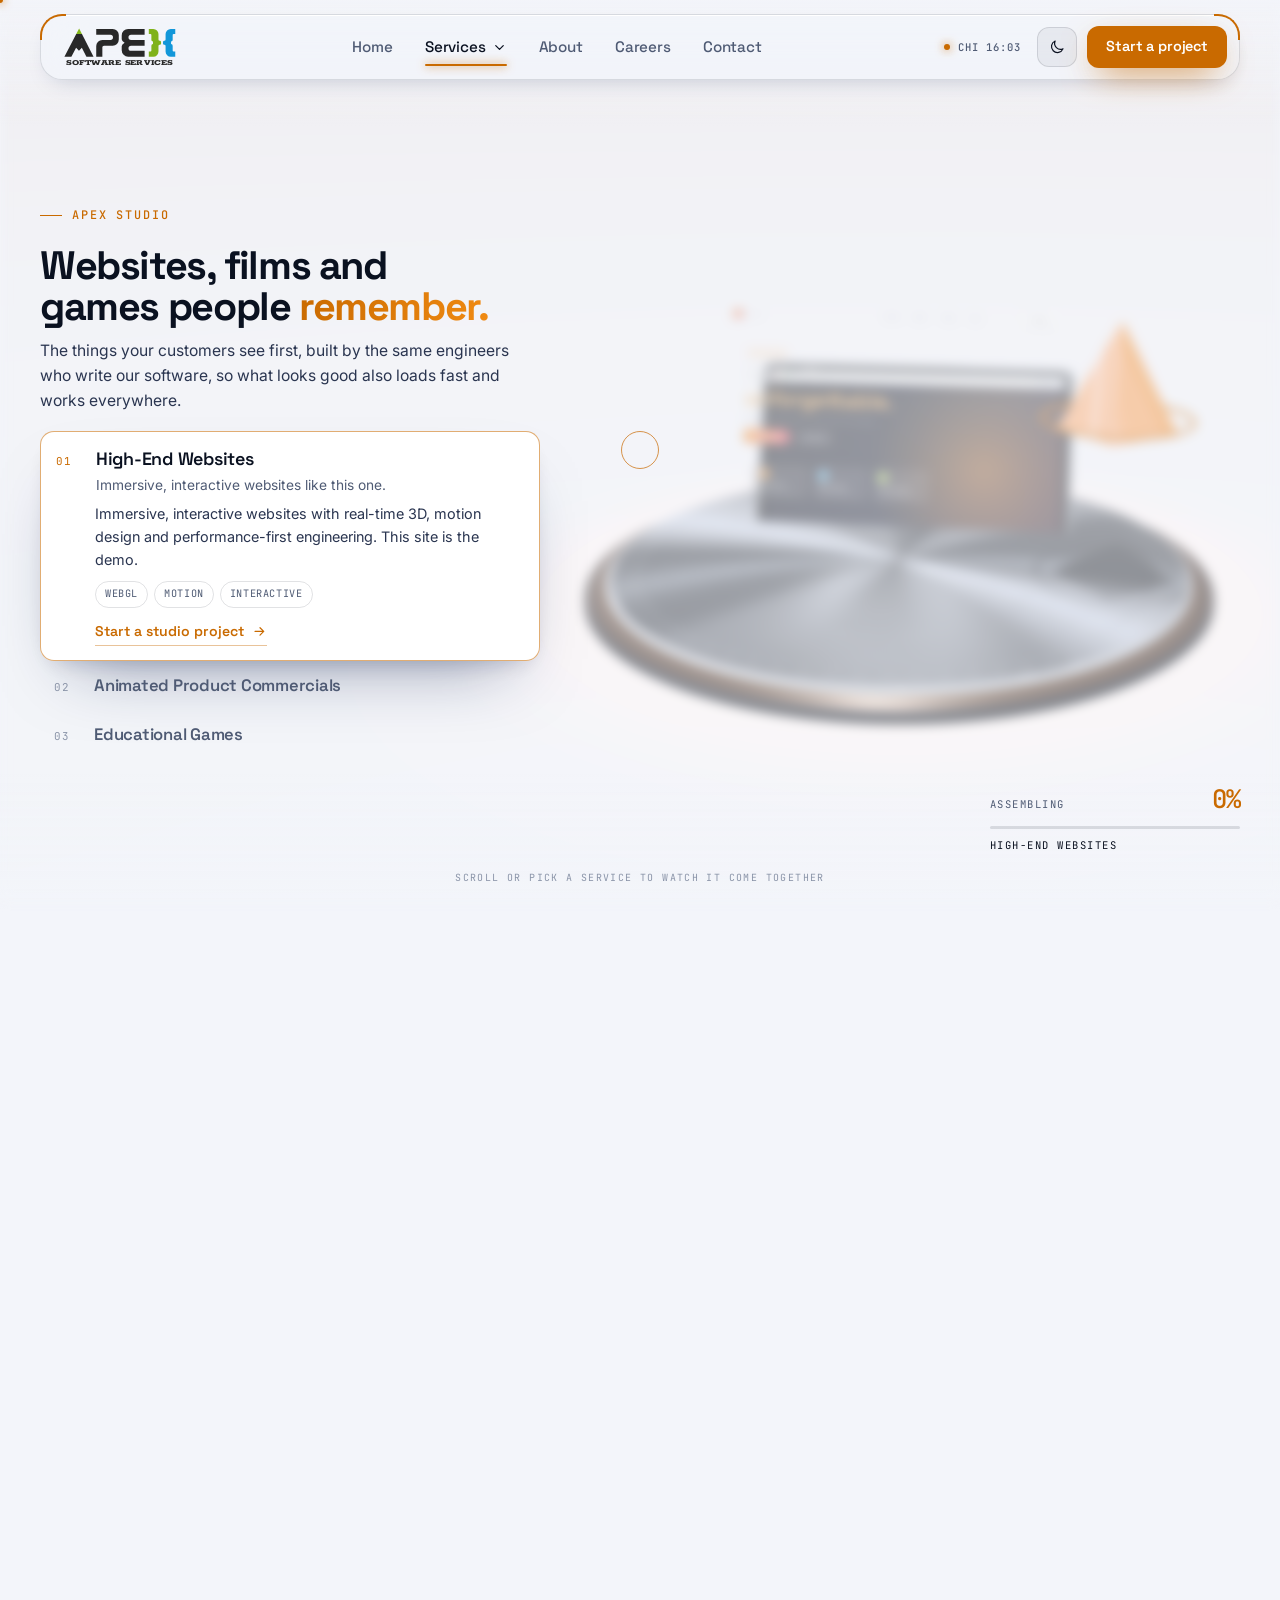
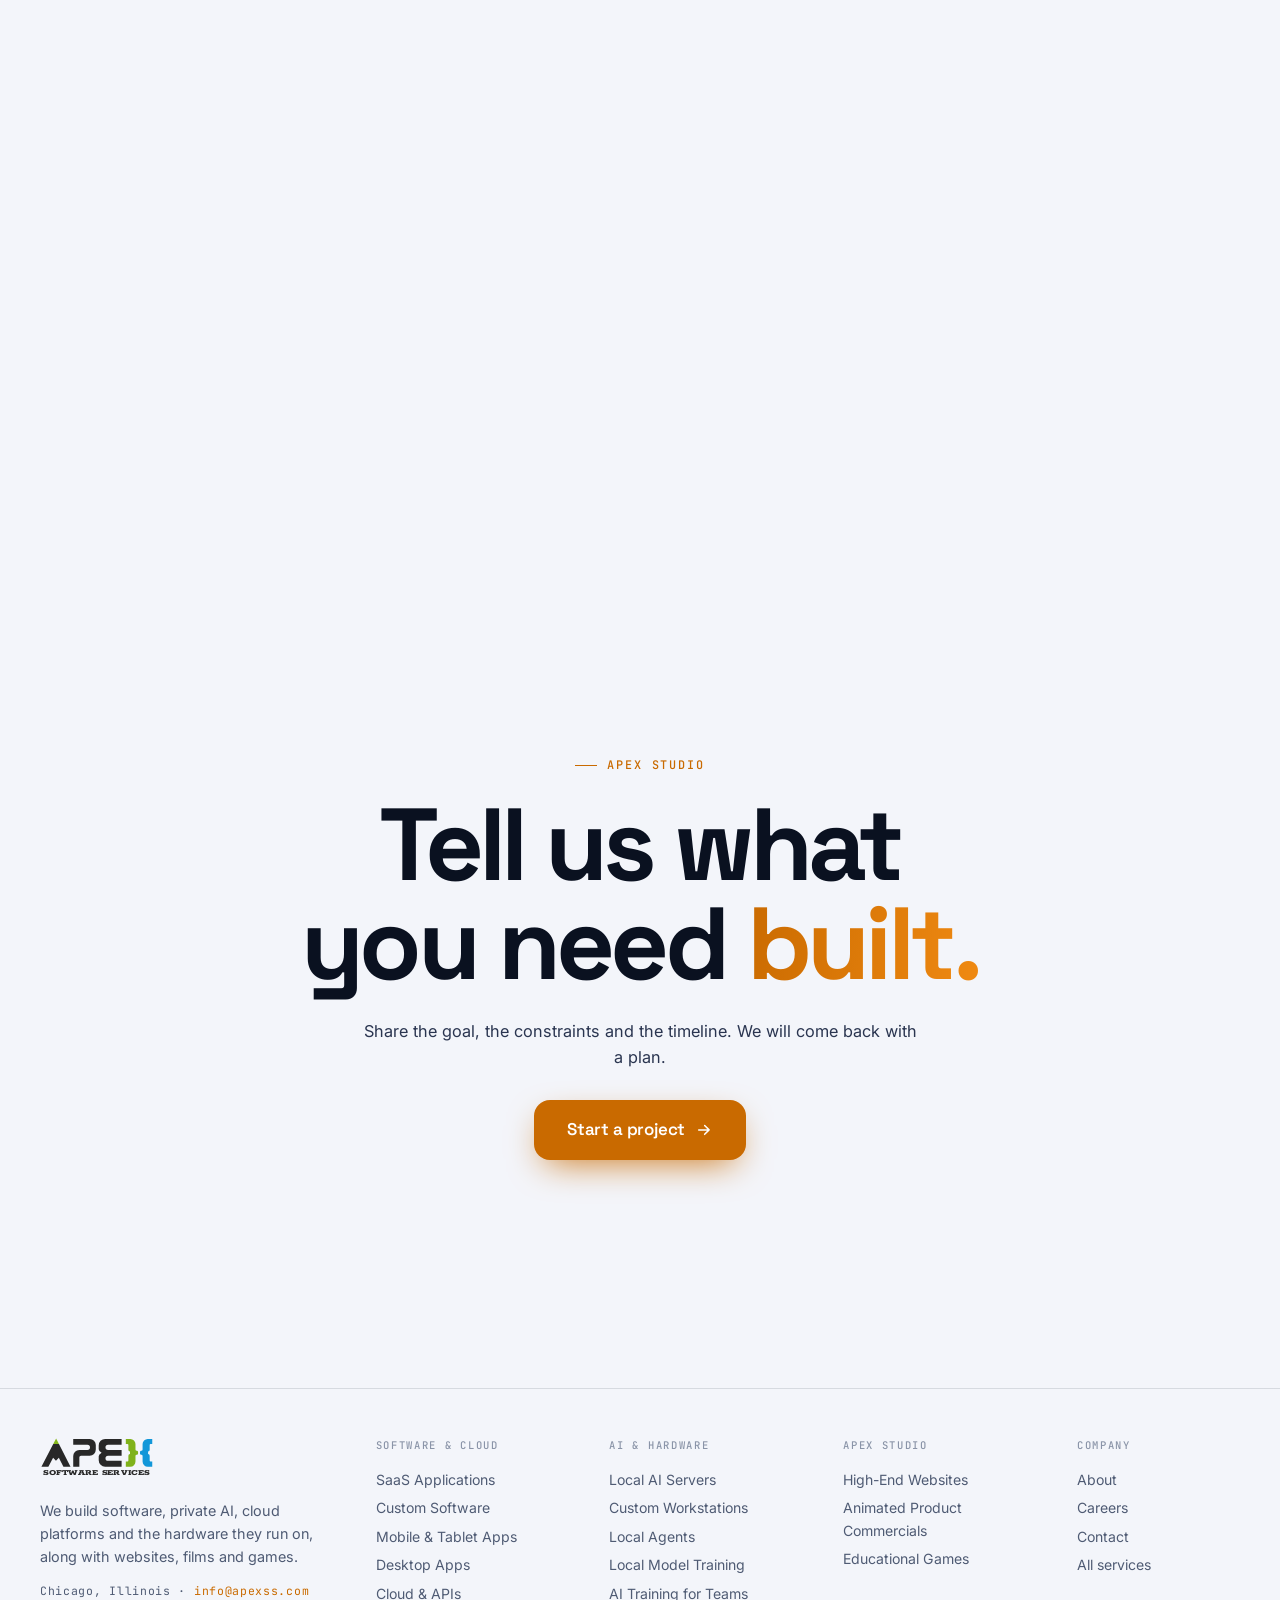
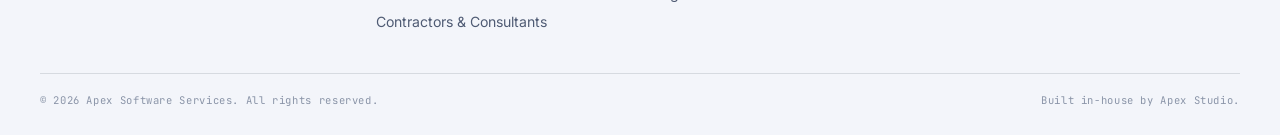
<file: studio.html>
<!DOCTYPE html>
<html lang="en">
<head>
  <meta charset="UTF-8" />
  <meta name="viewport" content="width=device-width, initial-scale=1.0" />
  <!-- Google Tag Manager (analytics). The same block sits at the top of every page. -->
  <script async src="https://www.googletagmanager.com/gtm.js?id=GTM-NQJ5MPGJ"></script>
  <script>
    window.dataLayer = window.dataLayer || [];
    function gtag(){dataLayer.push(arguments);}
    gtag('js', new Date());
  </script>
  <title>Apex Studio | Websites, Product Commercials &amp; Educational Games</title>
  <meta name="description" content="High-end interactive websites, 3D-animated product commercials and educational games from Apex Studio." />
  <meta name="theme-color" content="#f3f5fa" />
  <link rel="icon" href="data:image/svg+xml,%3Csvg xmlns='http://www.w3.org/2000/svg' viewBox='-3 61 55 55'%3E%3Crect x='-3' y='61' width='55' height='55' rx='12' fill='%23fff'/%3E%3Cpath d='M2.2 109 20.5 74h8.9L47.3 109H36.3L29.2 95.2l-4.45 4.6-4.45-4.6L13 109z' fill='%23282828'/%3E%3Cpath d='M25 65.500 29.400 74h-8.900z' fill='%2384b81b'/%3E%3C/svg%3E" />
  <link rel="preconnect" href="https://fonts.googleapis.com">
  <link rel="preconnect" href="https://fonts.gstatic.com" crossorigin>
  <link href="https://fonts.googleapis.com/css2?family=Inter:wght@400;500;600&family=JetBrains+Mono:wght@400;500&family=Rokkitt:wght@800&family=Space+Grotesk:wght@500;600;700&display=swap" rel="stylesheet">
  <link rel="stylesheet" href="styles.css" />
  <script>
    (function (d) {
      var t = 'light';
      try { t = localStorage.getItem('apex-theme') || 'light'; } catch (e) {}
      d.dataset.theme = t === 'dark' ? 'dark' : 'light';
      if ('noModule' in HTMLScriptElement.prototype) d.classList.add('js');
    })(document.documentElement);
  </script>
  <script type="importmap">{ "imports": { "three": "./vendor/three.module.min.js", "three/addons/": "./vendor/addons/" } }</script>
</head>
<body>
  <canvas id="scene" aria-hidden="true"></canvas>
  <div class="backdrop" aria-hidden="true"></div>
  <div class="cursor-ring" aria-hidden="true"></div>
  <div class="cursor-dot" aria-hidden="true"></div>
  <div class="progress" aria-hidden="true"><i id="progress"></i></div>

  <header class="nav" id="nav">
    <div class="nav-bar">
      <a class="brand" href="index.html" aria-label="Apex Software Services home"><svg class="logo" viewBox="0 63 176 62" role="img" aria-label="Apex Software Services"><g fill="currentColor"><path d="M2.2 109 20.5 74h8.9L47.3 109H36.3L29.2 95.2l-4.45 4.6-4.45-4.6L13 109z"/><path d="M51.5 66H77a9.5 9.5 0 0 1 9.5 9.5v7A9.5 9.5 0 0 1 77 92H63.5q-2.5 0-2.5 2.5V109h-9.5V92.5A9.5 9.5 0 0 1 61 83h12.5a4 4 0 0 0 0-8h-22z"/><path d="M126.5 66H101a10 10 0 0 0-10 10v6q0 3 4.5 5.5-4.5 2.5-4.5 5.5v6a10 10 0 0 0 10 10h25.5v-9h-21a4 4 0 0 1 0-8h21v-9h-21a4 4 0 0 1 0-8h21z"/></g><path fill="#84b81b" d="M25 65.5 29.4 74h-8.9z"/><path fill="#7fb21a" d="M133 66h7a8 8 0 0 1 8 8v8.5q0 2 2 2t2 2v2q0 2-2 2t-2 2V101a8 8 0 0 1-8 8h-7v-8h2.5q1.5 0 1.5-1.5V92q0-2 2.5-2.5v-4Q137 85 137 83v-7.5q0-1.5-1.5-1.5H133z"/><path fill="#1297d9" transform="translate(307 0) scale(-1 1)" d="M133 66h7a8 8 0 0 1 8 8v8.5q0 2 2 2t2 2v2q0 2-2 2t-2 2V101a8 8 0 0 1-8 8h-7v-8h2.5q1.5 0 1.5-1.5V92q0-2 2.5-2.5v-4Q137 85 137 83v-7.5q0-1.5-1.5-1.5H133z"/><text class="logo-tag" x="88" y="122.6" text-anchor="middle" textLength="166" lengthAdjust="spacingAndGlyphs">SOFTWARE SERVICES</text></svg></a>
      <nav class="nav-links" id="navLinks" aria-label="Primary">
        <i class="nav-glider" aria-hidden="true"></i>
        <a class="nav-link" href="index.html">Home</a>
        <div class="nav-item has-mega">
          <a class="nav-link active" href="services.html" id="megaBtn" aria-haspopup="true" aria-expanded="false" aria-controls="mega">Services<svg class="caret" viewBox="0 0 24 24" aria-hidden="true"><path d="m6 9 6 6 6-6"/></svg></a>
        <div class="mega" id="mega">
            <div class="mega-inner">
            <div class="mega-col" data-tone="blue" data-focus="laptop">
              <a class="mega-head" href="software.html"><svg class="mega-ico" viewBox="0 0 24 24" aria-hidden="true"><path d="m8 8-4 4 4 4M16 8l4 4-4 4M13.5 5l-3 14"/></svg><strong>Software &amp; Cloud</strong><span>Products and platforms, engineered to last.</span></a>
              <a class="mega-item" href="software.html#saas"><strong>SaaS Applications</strong><span>Subscription products, ready to sell.</span></a>
              <a class="mega-item" href="software.html#custom"><strong>Custom Software</strong><span>Portals, workflows and internal tools.</span></a>
              <a class="mega-item" href="software.html#mobile"><strong>Mobile &amp; Tablet Apps</strong><span>Apps for phones and tablets.</span></a>
              <a class="mega-item" href="software.html#desktop"><strong>Desktop Apps</strong><span>Software for your team&rsquo;s machines.</span></a>
              <a class="mega-item" href="software.html#cloud"><strong>Cloud &amp; APIs</strong><span>Secure backends, integrations, pipelines.</span></a>
              <a class="mega-item" href="software.html#ui"><strong>UI/UX &amp; Front-End</strong><span>Interfaces people enjoy using.</span></a>
              <a class="mega-item" href="software.html#modern"><strong>Modernization</strong><span>Upgrade ageing systems, safely.</span></a>
              <a class="mega-item" href="software.html#consult"><strong>Technical Consulting</strong><span>Architecture, roadmaps and reviews.</span></a>
              <a class="mega-item" href="software.html#hire"><strong>Contractors &amp; Consultants for Hire</strong><span>A team that joins yours to modernize or build.</span></a>
            </div>
            <div class="mega-col" data-tone="green" data-focus="server">
              <a class="mega-head" href="ai.html"><svg class="mega-ico" viewBox="0 0 24 24" aria-hidden="true"><rect x="7" y="7" width="10" height="10" rx="1.5"/><path d="M10 3v4M14 3v4M10 17v4M14 17v4M3 10h4M3 14h4M17 10h4M17 14h4"/><rect x="10" y="10" width="4" height="4" rx=".5"/></svg><strong>AI &amp; Hardware</strong><span>Private AI, and the machines to run it.</span></a>
              <a class="mega-item" href="ai.html#server"><strong>Local AI Servers</strong><span>On-premises AI servers, built for you.</span></a>
              <a class="mega-item" href="ai.html#workstation"><strong>Custom Workstations</strong><span>Built for design, AI or gaming.</span></a>
              <a class="mega-item" href="ai.html#agents"><strong>Local Agents</strong><span>AI agents inside your own network.</span></a>
              <a class="mega-item" href="ai.html#training"><strong>Local Model Training</strong><span>Models trained on your own data.</span></a>
              <a class="mega-item" href="ai.html#team"><strong>AI Training for Teams</strong><span>Make your people productive with AI.</span></a>
            </div>
            <div class="mega-col" data-tone="orange" data-focus="studio">
              <a class="mega-head" href="studio.html"><svg class="mega-ico" viewBox="0 0 24 24" aria-hidden="true"><rect x="3" y="5" width="18" height="14" rx="2"/><path d="m10 9.5 5 2.5-5 2.5z"/></svg><strong>Apex Studio</strong><span>Websites, films and games people remember.</span></a>
              <a class="mega-item" href="studio.html#website"><strong>High-End Websites</strong><span>Immersive, interactive sites like this.</span></a>
              <a class="mega-item" href="studio.html#film"><strong>Animated Product Commercials</strong><span>3D films that show what you make.</span></a>
              <a class="mega-item" href="studio.html#game"><strong>Educational Games</strong><span>Games that teach, for class or training.</span></a>
            </div>
              <aside class="mega-side">
                <p class="mega-kicker">Not sure where it fits?</p>
                <p>Tell us what you are trying to build. We will tell you which pieces you need and which you can skip.</p>
                <a class="btn btn-primary btn-sm" href="contact.html">Free consultation <svg class="arr" viewBox="0 0 24 24" aria-hidden="true"><path d="M5 12h14M13 6l6 6-6 6"/></svg></a>
                <a class="mega-all" href="services.html">All services <svg class="arr" viewBox="0 0 24 24" aria-hidden="true"><path d="M5 12h14M13 6l6 6-6 6"/></svg></a>
              </aside>
            </div>
          </div>
        </div>
        <a class="nav-link" href="about.html">About</a>
        <a class="nav-link" href="careers.html">Careers</a>
        <a class="nav-link" href="contact.html">Contact</a>
      </nav>
      <div class="nav-actions">
        <span class="nav-clock" title="Local time at Apex, Chicago"><i></i><b id="clock">CHI --:--</b></span>
        <button class="theme-btn" id="themeBtn" type="button" aria-label="Switch colour mode" title="Switch colour mode">
          <svg class="sun" viewBox="0 0 24 24" aria-hidden="true"><circle cx="12" cy="12" r="4.2"/><path d="M12 2.5v2.5M12 19v2.5M2.5 12H5M19 12h2.5M5.3 5.3l1.8 1.8M16.9 16.9l1.8 1.8M5.3 18.7l1.8-1.8M16.9 7.1l1.8-1.8"/></svg>
          <svg class="moon" viewBox="0 0 24 24" aria-hidden="true"><path d="M20 14.5A8 8 0 0 1 9.5 4a8 8 0 1 0 10.5 10.5z"/></svg>
        </button>
        <a class="btn btn-primary btn-sm nav-cta" href="contact.html" data-magnetic>Start a project</a>
        <button class="menu-btn" id="menuBtn" aria-label="Toggle menu" aria-expanded="false" aria-controls="navLinks"><i></i><i></i></button>
      </div>
    </div>
  </header>
  <div class="mega-veil" aria-hidden="true"></div>

  <main>
    <section class="chapter explorer" id="services" data-shape="forge" data-pos="right" data-raise="true" data-seg="44">
      <div class="explorer-pin">
        <div class="wrap explorer-wrap">
          <div class="explorer-copy">
            <p class="kicker" data-scramble>Apex Studio</p>
            <h1 class="title">Websites, films and games people <b class="glow">remember.</b></h1>
            <p class="copy">The things your customers see first, built by the same engineers who write our software, so what looks good also loads fast and works everywhere.</p>
            <ol class="svc-list">
            <li class="svc" id="website" data-build="website" data-tone="orange">
              <button class="svc-head" type="button"><span class="svc-n">01</span><span class="svc-t">High-End Websites</span><span class="svc-s">Immersive, interactive websites like this one.</span></button>
              <div class="svc-body"><p>Immersive, interactive websites with real-time 3D, motion design and performance-first engineering. This site is the demo.</p><ul class="tags"><li>WebGL</li><li>Motion</li><li>Interactive</li></ul><a class="link" href="contact.html">Start a studio project <svg class="arr" viewBox="0 0 24 24" aria-hidden="true"><path d="M5 12h14M13 6l6 6-6 6"/></svg></a></div>
            </li>
            <li class="svc" id="film" data-build="film" data-tone="orange">
              <button class="svc-head" type="button"><span class="svc-n">02</span><span class="svc-t">Animated Product Commercials</span><span class="svc-s">3D-animated films that show what your product does.</span></button>
              <div class="svc-body"><p>3D-animated product films and launch videos that show what your product does, made for websites, ads and investor decks.</p><ul class="tags"><li>3D animation</li><li>Launch films</li><li>Motion</li></ul><a class="link" href="contact.html">Start a studio project <svg class="arr" viewBox="0 0 24 24" aria-hidden="true"><path d="M5 12h14M13 6l6 6-6 6"/></svg></a></div>
            </li>
            <li class="svc" id="game" data-build="game" data-tone="orange">
              <button class="svc-head" type="button"><span class="svc-n">03</span><span class="svc-t">Educational Games</span><span class="svc-s">Games that teach, for classrooms and training.</span></button>
              <div class="svc-body"><p>Games that teach, with clear goals, instant feedback and concepts that stick. We build them for classrooms, onboarding and training.</p><ul class="tags"><li>Learning design</li><li>Web &amp; mobile</li><li>Training</li></ul><a class="link" href="contact.html">Start a studio project <svg class="arr" viewBox="0 0 24 24" aria-hidden="true"><path d="M5 12h14M13 6l6 6-6 6"/></svg></a></div>
            </li>
            </ol>
          </div>
          <aside class="spec glass" aria-live="polite">
            <div class="asm-row"><span>Assembling</span><b class="asm-pct">0%</b></div>
            <div class="asm-bar"><i></i></div>
            <h3 class="spec-title" id="specTitle"></h3>
            <div class="spec-body" id="specBody"></div>
          </aside>
        </div>
        <div class="asm" aria-hidden="true">
          <div class="asm-row"><span>Assembling</span><b class="asm-pct">0%</b></div>
          <div class="asm-bar"><i></i></div>
          <em class="asm-name"></em>
        </div>
        <p class="explorer-hint" aria-hidden="true">Scroll or pick a service to watch it come together</p>
      </div>
    </section>

    <section class="chapter finale" id="contact" data-shape="dive" data-pos="center">
      <div class="wrap center">
        <p class="kicker rv" data-scramble>Apex Studio</p>
        <h2 class="display rv"><span class="ln"><span>Tell us what</span></span><span class="ln"><span>you need <b class="glow">built.</b></span></span></h2>
        <p class="lead rv">Share the goal, the constraints and the timeline. We will come back with a plan.</p>
        <div class="actions rv"><a class="btn btn-primary btn-lg" href="contact.html" data-magnetic>Start a project <svg class="arr" viewBox="0 0 24 24" aria-hidden="true"><path d="M5 12h14M13 6l6 6-6 6"/></svg></a></div>
      </div>
    </section>
  </main>

  <footer class="footer">
    <div class="wrap footer-grid">
      <div class="footer-brand">
        <a class="brand" href="index.html" aria-label="Apex Software Services home"><svg class="logo" viewBox="0 63 176 62" role="img" aria-label="Apex Software Services"><g fill="currentColor"><path d="M2.2 109 20.5 74h8.9L47.3 109H36.3L29.2 95.2l-4.45 4.6-4.45-4.6L13 109z"/><path d="M51.5 66H77a9.5 9.5 0 0 1 9.5 9.5v7A9.5 9.5 0 0 1 77 92H63.5q-2.5 0-2.5 2.5V109h-9.5V92.5A9.5 9.5 0 0 1 61 83h12.5a4 4 0 0 0 0-8h-22z"/><path d="M126.5 66H101a10 10 0 0 0-10 10v6q0 3 4.5 5.5-4.5 2.5-4.5 5.5v6a10 10 0 0 0 10 10h25.5v-9h-21a4 4 0 0 1 0-8h21v-9h-21a4 4 0 0 1 0-8h21z"/></g><path fill="#84b81b" d="M25 65.5 29.4 74h-8.9z"/><path fill="#7fb21a" d="M133 66h7a8 8 0 0 1 8 8v8.5q0 2 2 2t2 2v2q0 2-2 2t-2 2V101a8 8 0 0 1-8 8h-7v-8h2.5q1.5 0 1.5-1.5V92q0-2 2.5-2.5v-4Q137 85 137 83v-7.5q0-1.5-1.5-1.5H133z"/><path fill="#1297d9" transform="translate(307 0) scale(-1 1)" d="M133 66h7a8 8 0 0 1 8 8v8.5q0 2 2 2t2 2v2q0 2-2 2t-2 2V101a8 8 0 0 1-8 8h-7v-8h2.5q1.5 0 1.5-1.5V92q0-2 2.5-2.5v-4Q137 85 137 83v-7.5q0-1.5-1.5-1.5H133z"/><text class="logo-tag" x="88" y="122.6" text-anchor="middle" textLength="166" lengthAdjust="spacingAndGlyphs">SOFTWARE SERVICES</text></svg></a>
        <p>We build software, private AI, cloud platforms and the hardware they run on, along with websites, films and games.</p>
        <p class="footer-meta">Chicago, Illinois &middot; <a href="mailto:info@apexss.com">info@apexss.com</a></p>
      </div>
      <div><h4>Software &amp; Cloud</h4><a href="software.html#saas">SaaS Applications</a><a href="software.html#custom">Custom Software</a><a href="software.html#mobile">Mobile &amp; Tablet Apps</a><a href="software.html#desktop">Desktop Apps</a><a href="software.html#cloud">Cloud &amp; APIs</a><a href="software.html#hire">Contractors &amp; Consultants</a></div>
      <div><h4>AI &amp; Hardware</h4><a href="ai.html#server">Local AI Servers</a><a href="ai.html#workstation">Custom Workstations</a><a href="ai.html#agents">Local Agents</a><a href="ai.html#training">Local Model Training</a><a href="ai.html#team">AI Training for Teams</a></div>
      <div><h4>Apex Studio</h4><a href="studio.html#website">High-End Websites</a><a href="studio.html#film">Animated Product Commercials</a><a href="studio.html#game">Educational Games</a></div>
      <div><h4>Company</h4><a href="about.html">About</a><a href="careers.html">Careers</a><a href="contact.html">Contact</a><a href="services.html">All services</a></div>
    </div>
    <div class="wrap footer-base"><span>&copy; <span class="year"></span> Apex Software Services. All rights reserved.</span><span>Built in-house by Apex Studio.</span></div>
  </footer>

  <script type="module" src="js/ui.js"></script>
</body>
</html>
</file>
<file: styles.css>
/* ==========================================================================
   Apex Software Services: interface
   ========================================================================== */

@property --accent { syntax: '<color>'; inherits: true; initial-value: #3fc0ff; }
@property --accent-2 { syntax: '<color>'; inherits: true; initial-value: #b8ecff; }
@property --bg { syntax: '<color>'; inherits: true; initial-value: #03050b; }
@property --ink { syntax: '<color>'; inherits: true; initial-value: #eef4ff; }
@property --ink-2 { syntax: '<color>'; inherits: true; initial-value: #cfd9ec; }
@property --muted { syntax: '<color>'; inherits: true; initial-value: #9ba9c2; }
@property --faint { syntax: '<color>'; inherits: true; initial-value: #5f6c85; }
@property --glass { syntax: '<color>'; inherits: true; initial-value: rgba(9, 14, 26, 0.84); }
@property --on-accent { syntax: '<color>'; inherits: true; initial-value: #02060d; }

:root {
  --bg: #03050b;
  --ink: #eef4ff;
  --ink-2: #cfd9ec;
  --muted: #9ba9c2;
  --faint: #5f6c85;
  --glass: rgba(9, 14, 26, 0.84);
  --on-accent: #02060d;
  --line: color-mix(in srgb, var(--ink) 12%, transparent);
  --lift: 0 1px 0 color-mix(in srgb, var(--ink) 8%, transparent) inset, 0 30px 70px -34px rgba(0, 0, 0, 0.9);
  --radius: 20px;
  --max: 1240px;
  --pad: clamp(18px, 4vw, 40px);
  --display: 'Space Grotesk', 'Inter', system-ui, sans-serif;
  --body: 'Inter', system-ui, -apple-system, 'Segoe UI', sans-serif;
  --mono: 'JetBrains Mono', ui-monospace, 'Cascadia Code', Consolas, monospace;
  --ease: cubic-bezier(0.2, 0.7, 0.1, 1);
  color-scheme: dark;
  transition: --accent 0.8s ease, --accent-2 0.8s ease, --bg 0.6s ease, --ink 0.6s ease, --ink-2 0.6s ease,
    --muted 0.6s ease, --faint 0.6s ease, --glass 0.6s ease, --on-accent 0.6s ease;
}
/* Bright mode (the default). Dark mode is the base palette above. */
:root[data-theme='light'] {
  --bg: #f3f5fa;
  --ink: #0a1120;
  --ink-2: #2a3550;
  --muted: #4f5b74;
  --faint: #8a94a8;
  --glass: rgba(255, 255, 255, 0.93);
  --on-accent: #ffffff;
  --accent: #0b84c6;
  --accent-2: #27aae1;
  --lift: 0 1px 0 #fff inset, 0 34px 70px -36px rgba(16, 32, 78, 0.5), 0 10px 24px -14px rgba(16, 32, 78, 0.28);
  color-scheme: light;
}
[data-tone='blue'] { --tone: #3fc0ff; } [data-tone='green'] { --tone: #9be03a; } [data-tone='orange'] { --tone: #ffa23a; }
:root[data-theme='light'] [data-tone='blue'] { --tone: #0b84c6; }
:root[data-theme='light'] [data-tone='green'] { --tone: #4a850a; }
:root[data-theme='light'] [data-tone='orange'] { --tone: #c96a00; }

*, *::before, *::after { box-sizing: border-box; }
html { overflow-x: clip; scroll-behavior: smooth; -webkit-text-size-adjust: 100%; }
body {
  margin: 0; overflow-x: clip;
  background: var(--bg); color: var(--ink);
  font-family: var(--body); font-size: 16px; line-height: 1.6;
  -webkit-font-smoothing: antialiased;
}
h1, h2, h3, h4, p, ul, ol, dl, dd { margin: 0; }
ul, ol { padding: 0; list-style: none; }
a { color: inherit; text-decoration: none; }
button, input, textarea, select { font: inherit; color: inherit; }
svg { display: block; }
[hidden] { display: none !important; }
::selection { background: color-mix(in srgb, var(--accent) 45%, transparent); color: #fff; }
:focus-visible { outline: 2px solid var(--accent); outline-offset: 3px; border-radius: 6px; }

#scene { position: fixed; inset: 0; width: 100%; height: 100%; z-index: 0; pointer-events: none; }
.backdrop { position: fixed; inset: 0; z-index: 0; pointer-events: none; background: linear-gradient(180deg, color-mix(in srgb, var(--bg) 70%, transparent), transparent 14%, transparent 86%, color-mix(in srgb, var(--bg) 55%, transparent)); }
.no-webgl body { background: radial-gradient(800px 600px at 78% 30%, color-mix(in srgb, var(--accent) 22%, transparent), transparent 65%), var(--bg); }
main, .footer { position: relative; z-index: 1; }
.wrap { width: min(var(--max), 100% - var(--pad) * 2); margin-inline: auto; }
.arr { display: inline-block; width: 1.05em; height: 1.05em; fill: none; stroke: currentColor; stroke-width: 2; stroke-linecap: round; stroke-linejoin: round; vertical-align: -0.16em; transition: transform 0.3s var(--ease); }
a:hover > .arr, button:hover > .arr, .link:hover .arr { transform: translateX(4px); }

/* ------------------------------------------------------------------ logo */
.logo { height: 40px; width: auto; color: var(--ink); overflow: visible; }
:root[data-theme='light'] .logo { color: #282828; }
.logo-tag { font: 800 13px Rokkitt, Rockwell, 'Roboto Slab', Georgia, serif; fill: currentColor; }

/* ------------------------------------------------------------ preloader */
.preloader { position: fixed; inset: 0; z-index: 2000; display: grid; place-items: center; background: var(--bg); transition: opacity 0.7s ease, visibility 0.7s; animation: preFailsafe 0.6s 6s forwards; }
html:not(.js) .preloader, .preloader.skip { display: none; }
.ready .preloader { opacity: 0; visibility: hidden; pointer-events: none; }
@keyframes preFailsafe { to { opacity: 0; visibility: hidden; } }
.pre-inner { width: min(300px, 70vw); text-align: center; font-family: var(--mono); }
.pre-logo { width: 210px; margin: 0 auto 30px; animation: logoIn 1.3s var(--ease) both; }
.pre-logo .logo { width: 100%; height: auto; }
@keyframes logoIn { from { clip-path: inset(0 100% 0 0); opacity: 0.3; } to { clip-path: inset(0 0 0 0); opacity: 1; } }
.pre-count { font-size: 3rem; font-weight: 500; letter-spacing: -0.04em; line-height: 1; }
.pre-bar { height: 2px; margin: 20px 0 14px; background: var(--line); overflow: hidden; }
.pre-bar i { display: block; height: 100%; background: var(--accent); transform: scaleX(0); transform-origin: left; }
.pre-log { font-size: 0.7rem; color: var(--muted); letter-spacing: 0.06em; text-transform: uppercase; }

/* ------------------------------------------------------------------- nav */
.progress { position: fixed; top: 0; left: 0; right: 0; height: 2px; z-index: 130; }
.progress i { display: block; height: 100%; background: linear-gradient(90deg, var(--accent), var(--accent-2)); transform: scaleX(0); transform-origin: left; box-shadow: 0 0 12px var(--accent); }
.nav { position: fixed; top: 14px; left: 0; right: 0; z-index: 110; padding: 0 var(--pad); pointer-events: none; }
.nav-bar {
  pointer-events: auto; position: relative;
  width: min(var(--max), 100%); height: 66px; margin: 0 auto; padding: 0 12px 0 22px;
  display: flex; align-items: center; justify-content: space-between; gap: 16px;
  border: 1px solid var(--line); border-radius: 22px;
  background: color-mix(in srgb, var(--bg) 78%, transparent);
  backdrop-filter: blur(20px) saturate(170%); -webkit-backdrop-filter: blur(20px) saturate(170%);
  box-shadow: var(--lift);
  transition: height 0.4s var(--ease), background 0.4s;
}
/* instrument-panel corner ticks */
.nav-bar::before, .nav-bar::after { content: ''; position: absolute; top: -1px; width: 26px; height: 26px; border-top: 2px solid var(--accent); pointer-events: none; transition: border-color 0.8s; }
.nav-bar::before { left: -1px; border-left: 2px solid var(--accent); border-top-left-radius: 22px; }
.nav-bar::after { right: -1px; border-right: 2px solid var(--accent); border-top-right-radius: 22px; }
.nav.scrolled .nav-bar { height: 58px; background: color-mix(in srgb, var(--bg) 90%, transparent); }
.brand { display: inline-flex; align-items: center; flex: none; }
.nav.scrolled .logo { height: 36px; }
.nav-links { display: flex; align-items: center; gap: 2px; height: 100%; }
.nav-item { display: flex; align-items: center; height: 100%; }
.nav-link { position: relative; z-index: 1; display: inline-flex; align-items: center; gap: 6px; padding: 9px 15px; border-radius: 12px; font-family: var(--display); font-weight: 500; font-size: 0.95rem; letter-spacing: -0.01em; color: var(--muted); transition: color 0.25s; }
.nav-link:hover, .nav-link.active, .mega-open #megaBtn { color: var(--ink); }
.nav-link.active::after { content: ''; position: absolute; left: 15px; right: 15px; bottom: 2px; height: 2px; border-radius: 2px; background: var(--accent); box-shadow: 0 0 10px var(--accent); }
.caret { width: 15px; height: 15px; fill: none; stroke: currentColor; stroke-width: 2; stroke-linecap: round; stroke-linejoin: round; transition: transform 0.35s var(--ease); }
.mega-open .caret { transform: rotate(180deg); }
.nav-glider { position: absolute; top: 50%; left: 0; height: 38px; width: 0; margin-top: -19px; border-radius: 12px; background: color-mix(in srgb, var(--ink) 7%, transparent); border: 1px solid var(--line); opacity: 0; transition: left 0.35s var(--ease), width 0.35s var(--ease), opacity 0.25s; pointer-events: none; }
.nav-actions { display: flex; align-items: center; gap: 10px; flex: none; }
.nav-clock { display: inline-flex; align-items: center; gap: 8px; padding: 0 6px; font-family: var(--mono); font-size: 0.66rem; letter-spacing: 0.1em; color: var(--muted); white-space: nowrap; }
.nav-clock b { font-weight: 500; }
.nav-clock i { width: 6px; height: 6px; border-radius: 50%; background: var(--accent); box-shadow: 0 0 10px var(--accent); animation: blink 1.8s ease-in-out infinite; }
@keyframes blink { 50% { opacity: 0.25; } }
.theme-btn { width: 40px; height: 40px; padding: 0; display: grid; place-items: center; border: 1px solid var(--line); border-radius: 12px; background: color-mix(in srgb, var(--ink) 5%, transparent); cursor: pointer; transition: border-color 0.3s, transform 0.5s var(--ease); }
.theme-btn:hover { border-color: var(--accent); transform: rotate(30deg); }
.theme-btn svg { grid-area: 1 / 1; width: 18px; height: 18px; fill: none; stroke: var(--ink); stroke-width: 1.6; stroke-linecap: round; stroke-linejoin: round; transition: opacity 0.4s, scale 0.5s var(--ease), rotate 0.5s var(--ease); }
.theme-btn .sun { opacity: 0; scale: 0.4; rotate: -90deg; }
:root[data-theme='dark'] .theme-btn .sun { opacity: 1; scale: 1; rotate: 0deg; }
:root[data-theme='dark'] .theme-btn .moon { opacity: 0; scale: 0.4; rotate: 90deg; }
.menu-btn { display: none; width: 42px; height: 42px; padding: 0; border: 1px solid var(--line); border-radius: 12px; background: color-mix(in srgb, var(--ink) 5%, transparent); cursor: pointer; position: relative; }
.menu-btn i { position: absolute; left: 12px; right: 12px; height: 1.5px; background: var(--ink); transition: transform 0.3s var(--ease), top 0.3s var(--ease); }
.menu-btn i:first-child { top: 16px; } .menu-btn i:last-child { top: 24px; }
.menu-btn.open i:first-child { top: 20px; transform: rotate(45deg); }
.menu-btn.open i:last-child { top: 20px; transform: rotate(-45deg); }

/* ------------------------------------------------------------- mega menu */
.mega { position: absolute; left: 0; right: 0; top: calc(100% + 10px); opacity: 0; visibility: hidden; transform: translateY(-10px); clip-path: inset(0 0 100% 0 round 24px); transition: opacity 0.3s, transform 0.45s var(--ease), clip-path 0.5s var(--ease), visibility 0.45s; }
.mega-open .mega { opacity: 1; visibility: visible; transform: none; clip-path: inset(0 0 0 0 round 24px); }
.mega-inner { display: grid; grid-template-columns: 1.1fr 1fr 1.05fr 0.8fr; gap: 6px; padding: 12px; max-height: calc(100vh - 104px); overflow-y: auto; border: 1px solid var(--line); border-radius: 24px; background: color-mix(in srgb, var(--bg) 96%, transparent); backdrop-filter: blur(24px) saturate(160%); -webkit-backdrop-filter: blur(24px) saturate(160%); box-shadow: var(--lift); }
.mega-col { padding: 8px; border-radius: 16px; transition: background 0.3s; }
.mega-col:hover, .mega-col:focus-within { background: color-mix(in srgb, var(--tone) 7%, transparent); }
.mega-head { display: grid; grid-template-columns: 40px 1fr; column-gap: 12px; align-items: center; padding: 10px 10px 14px; margin-bottom: 6px; border-bottom: 1px solid var(--line); }
.mega-ico { grid-row: span 2; width: 40px; height: 40px; padding: 9px; border-radius: 12px; fill: none; stroke: var(--tone); stroke-width: 1.6; stroke-linecap: round; stroke-linejoin: round; background: color-mix(in srgb, var(--tone) 12%, transparent); }
.mega-head strong { font-family: var(--display); font-size: 1.08rem; font-weight: 600; letter-spacing: -0.015em; }
.mega-head span, .mega-item span { display: block; font-size: 0.8rem; line-height: 1.35; color: var(--muted); }
.mega-item span { white-space: nowrap; overflow: hidden; text-overflow: ellipsis; }
.mega-item { display: block; padding: 7px 10px; border-radius: 10px; transition: background 0.2s, transform 0.3s var(--ease); }
.mega-item strong { display: block; font-size: 0.9rem; font-weight: 600; line-height: 1.35; }
.mega-item:hover, .mega-item:focus-visible { background: color-mix(in srgb, var(--tone) 13%, transparent); transform: translateX(3px); }
.mega-item:hover strong { color: var(--tone); }
.mega-side { display: flex; flex-direction: column; gap: 12px; padding: 18px; border-radius: 16px; background: color-mix(in srgb, var(--ink) 4%, transparent); font-size: 0.86rem; color: var(--muted); }
.mega-kicker { font-family: var(--mono); font-size: 0.66rem; letter-spacing: 0.14em; text-transform: uppercase; color: var(--accent); }
.mega-side .btn { margin-top: auto; }
.mega-all { font-family: var(--display); font-weight: 600; font-size: 0.9rem; color: var(--ink); }
/* stagger the columns in */
.mega-col, .mega-side { opacity: 0; translate: 0 10px; transition: opacity 0.4s, translate 0.5s var(--ease), background 0.3s; }
.mega-open .mega-col, .mega-open .mega-side { opacity: 1; translate: 0 0; }
.mega-open .mega-col:nth-child(2) { transition-delay: 0.05s; } .mega-open .mega-col:nth-child(3) { transition-delay: 0.1s; } .mega-open .mega-side { transition-delay: 0.15s; }
.mega-veil { position: fixed; inset: 0; z-index: 100; background: color-mix(in srgb, var(--bg) 30%, transparent); opacity: 0; pointer-events: none; transition: opacity 0.4s; }
.mega-open .mega-veil { opacity: 1; }
main { transition: opacity 0.4s, filter 0.4s; }
.mega-open main { opacity: 0.16; }

/* --------------------------------------------------------------- buttons */
.btn {
  position: relative; overflow: hidden;
  display: inline-flex; align-items: center; justify-content: center; gap: 10px;
  min-height: 52px; padding: 0 26px; border: 1px solid transparent; border-radius: 14px;
  font-family: var(--display); font-weight: 600; font-size: 0.98rem; letter-spacing: -0.01em; white-space: nowrap; cursor: pointer;
  transition: transform 0.35s var(--ease), box-shadow 0.3s, background 0.3s, border-color 0.3s;
}
.btn-sm { min-height: 42px; padding: 0 18px; font-size: 0.9rem; border-radius: 12px; }
.btn-lg { min-height: 60px; padding: 0 32px; font-size: 1.06rem; border-radius: 16px; }
.btn-primary { background: var(--accent); color: var(--on-accent); box-shadow: 0 12px 36px -12px var(--accent); }
.btn-primary::after { content: ''; position: absolute; inset: 0; background: linear-gradient(105deg, transparent 35%, rgba(255, 255, 255, 0.45) 50%, transparent 65%); translate: -120% 0; transition: translate 0.7s var(--ease); }
.btn-primary:hover::after { translate: 120% 0; }
.btn-primary:hover { box-shadow: 0 0 0 4px color-mix(in srgb, var(--accent) 22%, transparent), 0 16px 46px -10px var(--accent); }
.btn-ghost { border-color: color-mix(in srgb, var(--ink) 22%, transparent); background: var(--glass); }
.btn-ghost:hover { border-color: var(--accent); }
.link { display: inline-flex; gap: 8px; align-items: center; font-family: var(--display); font-weight: 600; color: var(--accent); border-bottom: 1px solid color-mix(in srgb, var(--accent) 40%, transparent); padding-bottom: 3px; }

/* ------------------------------------------------------------------- HUD */
.rail { position: fixed; right: 20px; top: 50%; z-index: 90; transform: translateY(-50%); display: flex; flex-direction: column; align-items: flex-end; gap: 4px; }
.rail button { display: flex; align-items: center; gap: 12px; padding: 7px 0; border: 0; background: none; cursor: pointer; font-family: var(--mono); font-size: 0.66rem; letter-spacing: 0.12em; text-transform: uppercase; color: var(--muted); }
.rail button span { opacity: 0; transform: translateX(8px); transition: opacity 0.3s, transform 0.3s var(--ease); white-space: nowrap; }
.rail button i { width: 14px; height: 1.5px; background: var(--faint); transition: width 0.35s var(--ease), background 0.3s, box-shadow 0.3s; }
.rail button:hover span, .rail button:focus-visible span { opacity: 1; transform: none; }
.rail button:hover i { background: var(--ink); width: 22px; }
.rail button.on { color: var(--ink); }
.rail button.on i { width: 34px; background: var(--accent); box-shadow: 0 0 10px var(--accent); }
.hud { position: fixed; bottom: 22px; z-index: 90; font-family: var(--mono); font-size: 0.66rem; letter-spacing: 0.14em; text-transform: uppercase; color: var(--muted); pointer-events: none; }
.hud-left { left: 22px; writing-mode: vertical-rl; transform: rotate(180deg); } .hud-right { right: 26px; }
.hud-left::before { content: ''; display: inline-block; width: 6px; height: 6px; margin-bottom: 10px; border-radius: 50%; background: var(--accent); box-shadow: 0 0 10px var(--accent); animation: blink 1.6s ease-in-out infinite; }

/* -------------------------------------------------------------- chapters */
.chapter { position: relative; min-height: 100vh; min-height: 100svh; display: flex; align-items: center; padding: 124px 0 84px; }
/* a veil of page colour behind side-aligned copy, so the 3D world never fights the text */
.chapter[data-pos='right']::before, .chapter[data-pos='left']::before {
  content: ''; position: absolute; inset: 0; z-index: -1; pointer-events: none;
  background: linear-gradient(90deg, var(--bg) 0%, var(--bg) 33%, color-mix(in srgb, var(--bg) 62%, transparent) 43%, transparent 53%);
  -webkit-mask-image: linear-gradient(180deg, transparent 0, #000 12%, #000 90%, transparent 100%);
  mask-image: linear-gradient(180deg, transparent 0, #000 12%, #000 90%, transparent 100%);
}
.chapter[data-pos='left']::before { transform: scaleX(-1); }
/* the service stage has a clean background already, so nothing is veiled there */
.explorer[data-pos]::before { display: none; }
.hero[data-pos='right']::before { -webkit-mask-image: linear-gradient(180deg, #000 0, #000 92%, transparent 100%); mask-image: linear-gradient(180deg, #000 0, #000 92%, transparent 100%); }
.col { max-width: 600px; }
.col-wide { max-width: 660px; }
.col-right { margin-left: auto; }
.center { text-align: center; display: flex; flex-direction: column; align-items: center; }
.kicker { display: inline-flex; align-items: center; gap: 10px; margin-bottom: 20px; font-family: var(--mono); font-size: 0.74rem; font-weight: 500; letter-spacing: 0.16em; text-transform: uppercase; color: var(--accent); white-space: pre-wrap; }
.kicker::before { content: ''; width: 22px; height: 1px; background: currentColor; }
.display { font-family: var(--display); font-weight: 700; font-size: clamp(2.7rem, 6.3vw, 5.9rem); line-height: 0.97; letter-spacing: -0.045em; margin-bottom: 24px; }
.title { font-family: var(--display); font-weight: 700; font-size: clamp(1.9rem, 3.6vw, 3.2rem); line-height: 1.05; letter-spacing: -0.035em; margin-bottom: 16px; text-wrap: balance; }
.glow { font-weight: inherit; background: linear-gradient(100deg, var(--accent), var(--accent-2)); -webkit-background-clip: text; background-clip: text; color: transparent; }
.lead { max-width: 560px; font-size: clamp(1.02rem, 1.25vw, 1.16rem); color: var(--ink-2); margin-bottom: 30px; }
.copy { max-width: 600px; color: var(--ink-2); font-size: 1.03rem; }
.center .lead { margin-inline: auto; }
.actions { display: flex; flex-wrap: wrap; gap: 12px; }
.head { max-width: 760px; margin-bottom: 40px; }
.more { margin-top: 30px; }
.tags { display: flex; flex-wrap: wrap; gap: 6px; margin-top: 14px; }
.tags li { font-family: var(--mono); font-size: 0.64rem; letter-spacing: 0.06em; text-transform: uppercase; color: var(--muted); padding: 4px 9px; border: 1px solid var(--line); border-radius: 999px; }
.page-hero .display { font-size: clamp(2.5rem, 5.2vw, 4.8rem); }
.split .display { font-size: clamp(2.3rem, 4.3vw, 3.9rem); }
.finale .display { font-size: clamp(3rem, 8vw, 7.2rem); }
.finale .actions { justify-content: center; }

.facts { display: grid; grid-template-columns: repeat(3, 1fr); gap: 0; margin-top: 40px; border-top: 1px solid var(--line); }
.facts > div { padding: 18px 18px 0 0; }
.facts > div + div { padding-left: 18px; border-left: 1px solid var(--line); }
.facts dt { font-family: var(--display); font-weight: 700; font-size: 2.3rem; line-height: 1; letter-spacing: -0.04em; background: linear-gradient(100deg, var(--accent), var(--accent-2)); -webkit-background-clip: text; background-clip: text; color: transparent; }
.facts dd { margin-top: 8px; font-size: 0.82rem; line-height: 1.4; color: var(--muted); }
.facts-lg dt { font-size: 3.4rem; }

.scroll-cue { position: absolute; left: 50%; bottom: 52px; transform: translateX(-50%); display: flex; flex-direction: column; align-items: center; gap: 10px; font-family: var(--mono); font-size: 0.64rem; letter-spacing: 0.24em; text-transform: uppercase; color: var(--muted); }
.scroll-cue i { width: 1px; height: 40px; background: linear-gradient(var(--accent), transparent); animation: cue 2.2s var(--ease) infinite; transform-origin: top; }
@keyframes cue { 0% { transform: scaleY(0); } 50% { transform: scaleY(1); opacity: 1; } 100% { transform: scaleY(1); opacity: 0; } }
.hint { position: absolute; left: 50%; bottom: 20px; transform: translateX(-50%); font-family: var(--mono); font-size: 0.64rem; letter-spacing: 0.14em; text-transform: uppercase; color: var(--faint); white-space: nowrap; }

/* --------------------------------------------------------------- reveals */
.js .rv { opacity: 0; translate: 0 28px; transition: opacity 0.9s var(--ease) var(--d, 0ms), translate 0.9s var(--ease) var(--d, 0ms); }
.js.ready .rv.in { opacity: 1; translate: 0 0; }
.ln { display: block; overflow: hidden; padding-bottom: 0.14em; margin-bottom: -0.14em; }
.ln > span { display: inline-block; }
.js .rv .ln > span { translate: 0 112%; transition: translate 1.1s var(--ease); }
.js .rv .ln:nth-child(2) > span { transition-delay: 0.09s; }
.js .rv .ln:nth-child(3) > span { transition-delay: 0.18s; }
.js.ready .rv.in .ln > span { translate: 0 0; }

/* ----------------------------------------------------------------- glass */
/* solid enough to stand clear of the circuitry behind it, in either mode */
.glass {
  position: relative; background: var(--glass);
  border: 1px solid color-mix(in srgb, var(--ink) 13%, transparent); border-radius: var(--radius);
  backdrop-filter: blur(16px) saturate(150%); -webkit-backdrop-filter: blur(16px) saturate(150%);
  box-shadow: var(--lift);
}
.glass::before { content: ''; position: absolute; inset: -1px; border-radius: inherit; pointer-events: none; background: radial-gradient(340px circle at var(--mx, 50%) var(--my, -30%), color-mix(in srgb, var(--accent) 20%, transparent), transparent 65%); opacity: 0; transition: opacity 0.4s; }
.glass:hover::before { opacity: 1; }
/* a corner tick, like a technical drawing */
.glass::after { content: ''; position: absolute; top: -1px; left: -1px; width: 18px; height: 18px; border-top: 2px solid var(--accent); border-left: 2px solid var(--accent); border-top-left-radius: var(--radius); pointer-events: none; }
.glass > * { position: relative; }

.cards { display: grid; grid-template-columns: repeat(3, 1fr); gap: 16px; }
.cards.four { grid-template-columns: repeat(4, 1fr); }
.card { padding: 26px 24px; }
.card .num { display: block; margin-bottom: 26px; font-family: var(--mono); font-size: 0.7rem; color: var(--accent); letter-spacing: 0.1em; }
.card h3, .value h3 { font-family: var(--display); font-weight: 600; font-size: 1.2rem; letter-spacing: -0.02em; margin-bottom: 8px; }
.card p, .value p { color: var(--muted); font-size: 0.94rem; }

.trio { display: grid; grid-template-columns: repeat(3, 1fr); gap: 12px; margin-top: 28px; }
.value { display: block; padding: 20px; transition: transform 0.35s var(--ease), border-color 0.3s; }
a.value:hover { transform: translateY(-4px); border-color: var(--accent); }
.value .link { margin-top: 14px; font-size: 0.86rem; }
.checks { margin-top: 24px; display: grid; gap: 10px; }
.checks li { position: relative; padding-left: 30px; color: var(--ink-2); }
.checks li::before { content: ''; position: absolute; left: 2px; top: 0.45em; width: 14px; height: 7px; border-left: 2px solid var(--accent); border-bottom: 2px solid var(--accent); transform: rotate(-45deg); }
.checks-row { grid-template-columns: 1fr 1fr; column-gap: 24px; }

/* ----------------------------------------------------------------- steps */
.steps { display: grid; grid-template-columns: repeat(5, 1fr); gap: 0; counter-reset: s; border: 1px solid color-mix(in srgb, var(--ink) 13%, transparent); border-radius: var(--radius); background: var(--glass); backdrop-filter: blur(16px); -webkit-backdrop-filter: blur(16px); box-shadow: var(--lift); overflow: hidden; }
.step { position: relative; padding: 26px 22px 28px; }
.step + .step { border-left: 1px solid var(--line); }
.step::after { content: ''; position: absolute; top: 44px; right: -6px; width: 11px; height: 11px; border-top: 2px solid var(--accent); border-right: 2px solid var(--accent); transform: rotate(45deg); background: transparent; z-index: 1; }
.step:last-child::after { display: none; }
.step-n { display: block; font-family: var(--display); font-weight: 700; font-size: 2.6rem; line-height: 1; letter-spacing: -0.04em; margin-bottom: 22px; color: transparent; -webkit-text-stroke: 1px var(--accent); }
.step h3 { font-family: var(--display); font-weight: 600; font-size: 1.2rem; letter-spacing: -0.02em; margin-bottom: 8px; }
.step p { color: var(--muted); font-size: 0.9rem; }

/* -------------------------------------------------------------- explorer */
.explorer { display: block; padding: 0; min-height: 0; }
.explorer-pin { position: sticky; top: 0; height: 100vh; height: 100svh; display: flex; align-items: center; padding: 96px 0 40px; overflow: hidden; overflow: clip; }
.explorer-wrap { display: grid; grid-template-columns: minmax(0, 500px) 1fr; gap: 40px; align-items: center; height: 100%; }
.explorer-copy .title { font-size: clamp(1.8rem, 3.1vw, 2.8rem); margin-bottom: 10px; }
.explorer-copy .copy { font-size: 0.98rem; max-width: 470px; }
.svc-list { margin-top: 18px; display: grid; gap: 2px; }
.svc-head { width: 100%; display: grid; grid-template-columns: 34px 1fr; column-gap: 6px; align-items: baseline; text-align: left; padding: 8px 12px; border: 1px solid transparent; border-radius: 13px; background: none; cursor: pointer; transition: background 0.3s, border-color 0.3s, padding 0.35s var(--ease); }
.svc-n { font-family: var(--mono); font-size: 0.68rem; letter-spacing: 0.08em; color: var(--faint); transition: color 0.3s; }
.svc-t { font-family: var(--display); font-weight: 600; font-size: 1.04rem; letter-spacing: -0.015em; color: var(--muted); transition: color 0.3s; }
.svc-s { grid-column: 2; max-height: 0; overflow: hidden; font-size: 0.86rem; line-height: 1.4; color: var(--muted); opacity: 0; transition: max-height 0.4s var(--ease), opacity 0.3s, margin 0.3s; }
.svc-head:hover .svc-t { color: var(--ink); }
.svc { border: 1px solid transparent; border-radius: 14px; transition: background 0.3s, border-color 0.3s, box-shadow 0.3s; }
.svc.on { background: var(--glass); border-color: color-mix(in srgb, var(--tone) 55%, transparent); box-shadow: var(--lift); }
.svc.on .svc-head { padding: 12px 14px 4px; }
.svc.on .svc-n { color: var(--tone); }
.svc.on .svc-t { color: var(--ink); font-size: 1.12rem; }
.svc.on .svc-s { max-height: 3em; opacity: 1; margin-top: 2px; }
.svc-body { display: none; padding: 2px 16px 14px 54px; color: var(--ink-2); font-size: 0.9rem; }
.svc.on .svc-body, html:not(.js) .svc-body { display: block; animation: tlIn 0.4s ease both; }
.svc-body .link { margin-top: 12px; font-size: 0.88rem; }
.svc-body .tags { margin-top: 10px; }
/* nine or more services: tighter rows, so the open one still fits on one screen */
@media (min-width: 900px) {
  .svc-list:has(> .svc:nth-child(9)) { margin-top: 12px; gap: 0; }
  .svc-list:has(> .svc:nth-child(9)) .svc-head { padding: 5px 12px; }
  .svc-list:has(> .svc:nth-child(9)) .svc.on .svc-head { padding: 10px 14px 2px; }
  .svc-list:has(> .svc:nth-child(9)) .svc-t { font-size: 1rem; }
  .svc-list:has(> .svc:nth-child(9)) .svc.on .svc-t { font-size: 1.08rem; }
  .svc-list:has(> .svc:nth-child(9)) .svc-body { font-size: 0.88rem; padding-bottom: 12px; }
  .svc-list:has(> .svc:nth-child(9)) .svc-body .tags { margin-top: 8px; }
  .svc-list:has(> .svc:nth-child(9)) .svc-body .link { margin-top: 8px; }
}
.spec { display: none; }
/* assembly read-out beside the build */
.asm { position: absolute; right: max(var(--pad), calc((100vw - var(--max)) / 2)); bottom: 46px; width: 250px; font-family: var(--mono); font-size: 0.66rem; letter-spacing: 0.14em; text-transform: uppercase; color: var(--muted); }
.asm-row { display: flex; justify-content: space-between; align-items: baseline; }
.asm-pct { font-weight: 500; font-size: 1.6rem; letter-spacing: -0.03em; color: var(--accent); }
.asm-bar { height: 3px; margin: 6px 0 8px; border-radius: 3px; background: var(--line); overflow: hidden; }
.asm-bar i { display: block; height: 100%; background: linear-gradient(90deg, var(--accent), var(--accent-2)); transform: scaleX(0); transform-origin: left; box-shadow: 0 0 10px var(--accent); }
.asm-name { font-style: normal; color: var(--ink); }
html:not(.js) .asm { display: none; }
.spec-title { font-family: var(--display); font-weight: 600; font-size: 1.22rem; letter-spacing: -0.02em; margin-bottom: 6px; }
.spec-body p { font-size: 0.9rem; color: var(--muted); }
.spec-body .link { margin-top: 14px; font-size: 0.9rem; }
.explorer-hint { position: absolute; left: 50%; bottom: 14px; transform: translateX(-50%); font-family: var(--mono); font-size: 0.62rem; letter-spacing: 0.14em; text-transform: uppercase; color: var(--faint); white-space: nowrap; }

@media (max-height: 820px) and (min-width: 900px) {
  .explorer-pin { padding-top: 88px; }
  .explorer-copy .copy { display: none; }
  .explorer-copy .title { font-size: clamp(1.6rem, 2.6vw, 2.2rem); }
  .svc-list { margin-top: 12px; gap: 0; }
  .svc-head { padding: 6px 12px; }
  .svc-t { font-size: 0.98rem; }
  .svc-body { font-size: 0.86rem; padding-bottom: 10px; }
  .svc-body .tags { display: none; }
}

/* ------------------------------------------------------------------- lab */
.lab { margin-top: 8px; overflow: hidden; }
.lab-tabs { display: flex; align-items: center; gap: 6px; padding: 10px 12px; border-bottom: 1px solid var(--line); }
.lab-tab { padding: 8px 14px; border: 1px solid transparent; border-radius: 10px; background: none; font-family: var(--display); font-weight: 600; font-size: 0.9rem; color: var(--muted); cursor: pointer; transition: color 0.2s, background 0.2s, border-color 0.2s; }
.lab-tab:hover { color: var(--ink); }
.lab-tab.on { color: var(--ink); background: color-mix(in srgb, var(--accent) 12%, transparent); border-color: color-mix(in srgb, var(--accent) 45%, transparent); }
.lab-note { margin-left: auto; font-size: 0.8rem; color: var(--muted); text-align: right; }
.lab-panel { padding: 16px 20px 20px; }

.game-top { display: flex; justify-content: space-between; align-items: baseline; gap: 12px; flex-wrap: wrap; font-family: var(--mono); font-size: 0.7rem; letter-spacing: 0.08em; text-transform: uppercase; color: var(--muted); }
.game-top strong { font-family: var(--display); font-size: 1.05rem; letter-spacing: -0.01em; text-transform: none; color: var(--ink); }
.game-top b { color: var(--accent); }
.game-board { display: block; width: 100%; max-height: 30vh; height: auto; margin: 4px 0; overflow: visible; }
.game-board .wire { fill: none; stroke: var(--faint); stroke-width: 3; stroke-linecap: round; stroke-linejoin: round; opacity: 0.5; transition: stroke 0.2s, opacity 0.2s; }
.game-board .wire.on { stroke: var(--accent); opacity: 1; stroke-dasharray: 9 6; animation: flow 0.45s linear infinite; filter: drop-shadow(0 0 5px var(--accent)); }
@keyframes flow { to { stroke-dashoffset: -15; } }
.sw { cursor: pointer; outline: none; }
.sw rect { fill: color-mix(in srgb, var(--ink) 8%, transparent); stroke: color-mix(in srgb, var(--ink) 22%, transparent); stroke-width: 1.5; transition: fill 0.2s, stroke 0.2s; }
.sw circle { fill: var(--muted); transition: transform 0.25s var(--ease), fill 0.2s; }
.sw.on rect { fill: color-mix(in srgb, var(--accent) 24%, transparent); stroke: var(--accent); }
.sw.on circle { transform: translateX(34px); fill: var(--accent); }
.sw:focus-visible rect { stroke: var(--accent); stroke-width: 3; }
.sw text, .lamp text { font-family: var(--mono); font-size: 13px; fill: var(--muted); }
.lamp text { text-anchor: middle; }
.gate rect { fill: #171b23; stroke: #3a414f; stroke-width: 1.5; }
.gate text { fill: #fff; font-family: var(--display); font-weight: 700; font-size: 21px; text-anchor: middle; }
.gate path { stroke: #9aa3b2; stroke-width: 3; stroke-linecap: round; }
.lamp .bulb { fill: color-mix(in srgb, var(--ink) 9%, transparent); stroke: color-mix(in srgb, var(--ink) 22%, transparent); stroke-width: 1.5; transition: fill 0.2s; }
.lamp .halo { fill: var(--accent); opacity: 0; filter: blur(9px); transition: opacity 0.25s; }
.lamp.on .bulb { fill: var(--accent); stroke: var(--accent); }
.lamp.on .halo { opacity: 0.5; }
.game-row { display: grid; grid-template-columns: auto 1fr; gap: 22px; align-items: start; }
.truth { border-collapse: collapse; font-family: var(--mono); font-size: 0.78rem; }
.truth th, .truth td { padding: 3px 12px; text-align: center; border-bottom: 1px solid var(--line); }
.truth th { color: var(--faint); font-weight: 500; font-size: 0.64rem; letter-spacing: 0.1em; text-transform: uppercase; }
.truth td.q { color: var(--faint); }
.truth td.one { color: var(--accent); font-weight: 500; }
.truth tr.cur td { background: color-mix(in srgb, var(--accent) 11%, transparent); }
.game-msg { font-size: 0.9rem; color: var(--ink-2); min-height: 2.8em; margin-bottom: 8px; }
.game-choices { display: flex; flex-wrap: wrap; gap: 8px; margin-bottom: 10px; }
.game-choices button { font-family: var(--mono); font-size: 0.76rem; padding: 8px 13px; border: 1px solid color-mix(in srgb, var(--ink) 18%, transparent); border-radius: 9px; background: color-mix(in srgb, var(--ink) 4%, transparent); color: var(--ink); cursor: pointer; transition: border-color 0.2s, background 0.2s, opacity 0.2s; }
.game-choices button:hover:not(:disabled) { border-color: var(--accent); background: color-mix(in srgb, var(--accent) 10%, transparent); }
.game-choices button:disabled { opacity: 0.35; cursor: default; }
.game-choices button.miss { text-decoration: line-through; }
.game-choices button.ok { opacity: 1; background: var(--accent); border-color: var(--accent); color: var(--on-accent); }

/* the terminal is always a dark panel */
.term { --ink: #eef4ff; --ink-2: #cfd9ec; --muted: #9ba9c2; --faint: #5f6c85; --line: rgba(255, 255, 255, 0.1); border-radius: 14px; overflow: hidden; background: #080c16; color: var(--ink); font-family: var(--mono); font-size: 0.82rem; line-height: 1.6; }
.term-bar { display: flex; align-items: center; gap: 14px; padding: 10px 14px; border-bottom: 1px solid var(--line); }
.lights { display: flex; gap: 7px; }
.lights i { width: 10px; height: 10px; border-radius: 50%; background: rgba(255, 255, 255, 0.16); }
.lights i:first-child { background: var(--accent); box-shadow: 0 0 8px var(--accent); }
.term-title { color: var(--faint); font-size: 0.74rem; }
.term-out { height: min(250px, 30vh); overflow-y: auto; padding: 14px 16px 6px; scrollbar-width: thin; scrollbar-color: rgba(255, 255, 255, 0.18) transparent; overscroll-behavior: contain; }
.tl { animation: tlIn 0.3s ease both; color: var(--ink-2); overflow-wrap: anywhere; }
.tl.row { display: grid; grid-template-columns: 9.5em 1fr; gap: 10px; }
@keyframes tlIn { from { opacity: 0; transform: translateY(4px); } }
.tp, .tk, .ta { color: var(--accent); } .td { color: var(--faint); } .te { color: #ff7a8a; }
.tl a { color: var(--ink); text-decoration: underline; text-decoration-color: var(--accent); text-underline-offset: 3px; }
.typing::after { content: '▍'; color: var(--accent); animation: blink 1s steps(1) infinite; }
.term-form { display: flex; align-items: center; gap: 10px; padding: 8px 16px 12px; }
.term-form input { flex: 1; min-width: 0; border: 0; outline: 0; background: none; caret-color: var(--accent); font-size: 16px; }
.term-form input::placeholder { color: var(--faint); }
@media (min-width: 700px) { .term-form input { font-size: inherit; } }
.cmds { display: flex; flex-wrap: wrap; gap: 8px; padding: 0 16px 14px; }
.cmds button { font-family: var(--mono); font-size: 0.72rem; padding: 6px 11px; border: 1px solid var(--line); border-radius: 8px; background: rgba(255, 255, 255, 0.03); color: var(--muted); cursor: pointer; transition: color 0.2s, border-color 0.2s; }
.cmds button::before { content: '$ '; color: var(--accent); }
.cmds button:hover { color: var(--ink); border-color: var(--accent); }

/* ----------------------------------------------------------------- forms */
.split { display: grid; grid-template-columns: 1fr 1fr; gap: clamp(28px, 5vw, 64px); align-items: center; }
.form { padding: 26px; display: grid; gap: 14px; }
.form-row { display: grid; grid-template-columns: 1fr 1fr; gap: 14px; }
.field { display: grid; gap: 6px; }
.field label { font-family: var(--mono); font-size: 0.66rem; letter-spacing: 0.14em; text-transform: uppercase; color: var(--muted); }
.field .opt { text-transform: none; letter-spacing: 0; color: var(--faint); }
.field input, .field textarea, .field select { width: 100%; padding: 12px 14px; font-size: 16px; background: color-mix(in srgb, var(--ink) 4%, transparent); border: 1px solid color-mix(in srgb, var(--ink) 16%, transparent); border-radius: 12px; outline: 0; transition: border-color 0.25s, box-shadow 0.25s; }
.field textarea { min-height: 110px; resize: vertical; }
.field select option { background: var(--bg); color: var(--ink); }
.field input::placeholder, .field textarea::placeholder { color: var(--faint); }
.field input:focus, .field textarea:focus, .field select:focus { border-color: var(--accent); box-shadow: 0 0 0 4px color-mix(in srgb, var(--accent) 16%, transparent); }
.field input[type='file'] { padding: 10px; font-size: 0.9rem; }
.form .btn { width: 100%; }
.form-note { font-size: 0.84rem; color: var(--muted); min-height: 1.2em; }
.form-hint { font-size: 0.8rem; color: var(--muted); }
.contact-meta { display: flex; flex-wrap: wrap; align-items: center; gap: 18px; margin-top: 26px; font-family: var(--mono); font-size: 0.74rem; letter-spacing: 0.1em; text-transform: uppercase; color: var(--muted); }
.contact-meta .link { font-family: var(--display); font-size: 1.05rem; letter-spacing: 0; text-transform: none; }

/* --------------------------------------------------------------- careers */
.how { display: grid; gap: 12px; margin-top: 6px; }
.how li { display: grid; grid-template-columns: 40px 1fr; align-items: baseline; color: var(--ink-2); }
.how b { font-family: var(--mono); font-weight: 500; font-size: 0.72rem; letter-spacing: 0.1em; color: var(--accent); }
.jobs { padding: 24px; }
.jobs-head { display: flex; justify-content: space-between; align-items: baseline; margin-bottom: 12px; }
.jobs-head h2 { font-family: var(--display); font-size: 1.2rem; font-weight: 600; letter-spacing: -0.02em; }
.jobs-count { font-family: var(--mono); font-size: 0.68rem; letter-spacing: 0.12em; text-transform: uppercase; color: var(--accent); }
.jobs-none { padding: 16px; border: 1px dashed color-mix(in srgb, var(--ink) 22%, transparent); border-radius: 14px; color: var(--muted); font-size: 0.94rem; }
.jobs-past { margin-top: 24px; }
.jobs-list { display: grid; gap: 0; }
.job { display: flex; justify-content: space-between; align-items: center; gap: 14px; padding: 12px 2px; border-top: 1px solid var(--line); }
.job strong { display: block; font-family: var(--display); font-weight: 600; font-size: 1rem; letter-spacing: -0.01em; }
.job span { display: block; font-size: 0.8rem; color: var(--muted); }
.job em { flex: none; font-style: normal; font-family: var(--mono); font-size: 0.62rem; letter-spacing: 0.14em; text-transform: uppercase; padding: 5px 10px; border-radius: 999px; border: 1px solid var(--line); color: var(--muted); }
.job.filled strong { color: var(--muted); text-decoration: line-through; text-decoration-color: color-mix(in srgb, var(--ink) 30%, transparent); }
.job.open em { border-color: var(--accent); color: var(--accent); }
.job .btn { flex: none; }
.jobs-foot { margin-top: 12px; font-size: 0.8rem; color: var(--faint); }
.jobs-done { display: flex; align-items: flex-start; gap: 12px; margin-bottom: 18px; padding: 14px 16px; border: 1px solid color-mix(in srgb, var(--accent) 50%, transparent); border-radius: 14px; background: color-mix(in srgb, var(--accent) 9%, transparent); font-size: 0.94rem; color: var(--ink-2); }
.jobs-done[hidden] { display: none; }
.jobs-done svg { flex: none; width: 22px; height: 22px; margin-top: 1px; fill: none; stroke: var(--accent); stroke-width: 2.4; stroke-linecap: round; stroke-linejoin: round; }
.jobs-done strong { color: var(--ink); }
.trap { position: absolute; left: -9999px; width: 1px; height: 1px; opacity: 0; }
.apply { width: min(640px, calc(100vw - 28px)); max-height: calc(100vh - 28px); padding: 0; border: 1px solid color-mix(in srgb, var(--ink) 16%, transparent); border-radius: 22px; background: var(--bg); color: var(--ink); box-shadow: 0 50px 120px -30px rgba(0, 0, 0, 0.7); }
.apply::backdrop { background: color-mix(in srgb, var(--bg) 70%, transparent); backdrop-filter: blur(6px); }
.apply-head { display: flex; justify-content: space-between; align-items: flex-start; gap: 16px; }
.apply-head h2 { font-family: var(--display); font-size: 1.5rem; letter-spacing: -0.02em; }
.apply-head .kicker { margin-bottom: 6px; }
.apply-close { width: 38px; height: 38px; border: 1px solid var(--line); border-radius: 12px; background: none; font-size: 1.3rem; line-height: 1; cursor: pointer; }

/* -------------------------------------------------------- finale + footer */
.footer { border-top: 1px solid var(--line); background: color-mix(in srgb, var(--bg) 90%, transparent); backdrop-filter: blur(14px); -webkit-backdrop-filter: blur(14px); padding: 48px 0 26px; }
.footer-grid { display: grid; grid-template-columns: 1.5fr 1fr 1fr 1fr 0.8fr; gap: 30px; }
.footer p { margin-top: 14px; max-width: 320px; color: var(--muted); font-size: 0.9rem; }
.footer-meta { font-family: var(--mono); font-size: 0.72rem !important; letter-spacing: 0.06em; }
.footer-meta a { color: var(--accent); }
.footer h4 { font-family: var(--mono); font-weight: 500; font-size: 0.66rem; letter-spacing: 0.16em; text-transform: uppercase; color: var(--faint); margin-bottom: 12px; }
.footer-grid > div > a:not(.brand) { display: block; padding: 3px 0; color: var(--muted); font-size: 0.88rem; transition: color 0.2s; }
.footer-grid > div > a:not(.brand):hover { color: var(--accent); }
.footer-base { display: flex; flex-wrap: wrap; justify-content: space-between; gap: 10px; margin-top: 36px; padding-top: 18px; border-top: 1px solid var(--line); font-family: var(--mono); font-size: 0.66rem; letter-spacing: 0.06em; color: var(--faint); }

/* ---------------------------------------------------------------- cursor */
.cursor-dot, .cursor-ring { display: none; position: fixed; top: 0; left: 0; z-index: 3000; pointer-events: none; border-radius: 50%; }
.has-cursor .cursor-dot, .has-cursor .cursor-ring { display: block; }
.cursor-dot { width: 6px; height: 6px; margin: -3px 0 0 -3px; background: var(--accent); box-shadow: 0 0 10px var(--accent); }
.cursor-ring { width: 38px; height: 38px; margin: -19px 0 0 -19px; }
.cursor-ring::before { content: ''; position: absolute; inset: 0; border-radius: 50%; border: 1px solid color-mix(in srgb, var(--accent) 70%, transparent); transition: transform 0.35s var(--ease), background 0.3s, opacity 0.3s; }
.cursor-ring.hover::before { transform: scale(1.7); background: color-mix(in srgb, var(--accent) 12%, transparent); }
.cursor-ring.down::before { transform: scale(0.7); }
.cursor-ring.text::before { opacity: 0; }
.cursor-out .cursor-dot, .cursor-out .cursor-ring { opacity: 0; }
.has-cursor, .has-cursor a, .has-cursor button, .has-cursor .sw { cursor: none; }
.has-cursor input, .has-cursor textarea { cursor: text; }
.has-cursor select, .has-cursor input[type='file'] { cursor: pointer; }

/* ------------------------------------------------------------ responsive */
@media (max-width: 1240px) { .rail { display: none; } .nav-clock { display: none; } }
@media (max-width: 1100px) { .cards.four { grid-template-columns: repeat(2, 1fr); } .steps { grid-template-columns: 1fr 1fr; } .step + .step { border-left: 0; } .step { border-top: 1px solid var(--line); } .step::after { display: none; } .footer-grid { grid-template-columns: 1fr 1fr 1fr; } }
@media (max-width: 899px) {
  .hud, .hint, .explorer-hint { display: none; }
  .chapter { padding: 104px 0 64px; min-height: 0; }
  .hero, .finale, .page-hero { min-height: 100vh; min-height: 100svh; }
  /* on small screens the scene sits behind the copy, so veil the whole chapter instead of one side */
  .chapter[data-pos]::before { transform: none; -webkit-mask-image: linear-gradient(180deg, transparent 0, #000 14%, #000 86%, transparent 100%); mask-image: linear-gradient(180deg, transparent 0, #000 14%, #000 86%, transparent 100%); background: color-mix(in srgb, var(--bg) 62%, transparent); }
  .explorer[data-pos]::before, .finale::before { display: none; }
  .col, .col-wide { max-width: none; }
  .split, .trio, .checks-row, .form-row { grid-template-columns: 1fr; }
  .lead, .copy { text-shadow: 0 1px 14px var(--bg); }
  .logo { height: 34px; }
  .nav { top: 10px; }
  .nav-bar { height: 58px; padding: 0 8px 0 14px; }
  .nav-cta { display: none; }
  .menu-btn { display: block; }
  .nav-glider { display: none; }
  .nav-links { position: absolute; top: calc(100% + 8px); left: 0; right: 0; height: auto; max-height: calc(100svh - 90px); overflow-y: auto; flex-direction: column; align-items: stretch; gap: 2px; padding: 10px; border: 1px solid var(--line); border-radius: 20px; background: color-mix(in srgb, var(--bg) 97%, transparent); backdrop-filter: blur(20px); box-shadow: var(--lift); opacity: 0; visibility: hidden; translate: 0 -10px; transition: opacity 0.3s, translate 0.3s var(--ease), visibility 0.3s; }
  .nav-links.open { opacity: 1; visibility: visible; translate: 0 0; }
  .nav-link { padding: 13px 14px; font-size: 1.05rem; }
  .nav-link.active::after { display: none; }
  .nav-item { flex-direction: column; align-items: stretch; height: auto; }
  .caret { display: none; }
  .mega { position: static; opacity: 1; visibility: visible; transform: none; clip-path: none; }
  .mega-inner { grid-template-columns: 1fr; padding: 0 0 6px; border: 0; background: none; box-shadow: none; backdrop-filter: none; }
  .mega-col, .mega-side { opacity: 1; translate: 0 0; padding: 0 0 0 10px; }
  .mega-item, .mega-side { display: none; }
  .mega-head { border-bottom: 0; margin: 0; padding: 8px 10px; }
  .mega-open main { opacity: 1; }
  /* explorer: the build floats in the top of the screen, the service picker sits below it */
  .explorer-pin { align-items: flex-end; padding: 0 0 18px; }
  .explorer-pin::after { content: ''; position: absolute; inset: 40% 0 0; z-index: -1; background: linear-gradient(180deg, transparent, var(--bg) 30%); }
  .explorer-wrap { grid-template-columns: minmax(0, 1fr); gap: 10px; height: auto; align-items: end; }
  .explorer-copy, .spec { min-width: 0; }
  .explorer-copy .copy, .explorer-copy .kicker { display: none; }
  .explorer-copy .title { font-size: 1.5rem; margin-bottom: 4px; }
  .svc-list { position: relative; display: flex; gap: 6px; margin: 8px calc(var(--pad) * -1) 0; padding: 2px var(--pad) 6px; overflow-x: auto; scrollbar-width: none; }
  .svc-list::-webkit-scrollbar { display: none; }
  .svc { flex: none; }
  .svc, .svc.on { border-color: var(--line); background: var(--glass); box-shadow: none; border-radius: 12px; }
  .svc.on { border-color: var(--tone); }
  .svc-head, .svc.on .svc-head { display: block; padding: 8px 12px; white-space: nowrap; }
  .svc.on .svc-body { display: none; }
  .asm { display: none; }
  .spec { display: block; }
  .svc-n, .svc-s { display: none; }
  .svc-t, .svc.on .svc-t { font-size: 0.9rem; }
  .spec { width: 100%; margin: 0; padding: 14px 16px 16px; }
  .spec .asm-row { font-family: var(--mono); font-size: 0.62rem; letter-spacing: 0.14em; text-transform: uppercase; color: var(--muted); }
  .spec .asm-pct { font-size: 1.1rem; }
  .spec-body .tags { display: none; }
  .lab-note { display: none; }
  .facts dt { font-size: 1.8rem; }
  .facts-lg dt { font-size: 2.4rem; }
}
@media (max-width: 600px) {
  .cards, .cards.four, .steps { grid-template-columns: 1fr; }
  .actions .btn { width: 100%; }
  .footer-grid { grid-template-columns: 1fr 1fr; }
  .footer-brand { grid-column: 1 / -1; }
  .scroll-cue { bottom: 18px; }
  .tl.row { grid-template-columns: 7em 1fr; }
  .game-row { grid-template-columns: 1fr; gap: 10px; }
  .form, .jobs { padding: 18px; }
  .facts dd { font-size: 0.74rem; }
  .display { font-size: clamp(2.4rem, 11vw, 3.4rem); }
}
@media (hover: none) { .hint { display: none; } }

@media (prefers-reduced-motion: reduce) {
  html { scroll-behavior: auto; }
  *, *::before, *::after { animation-duration: 0.01ms !important; animation-iteration-count: 1 !important; transition-duration: 0.01ms !important; }
}
</file>
